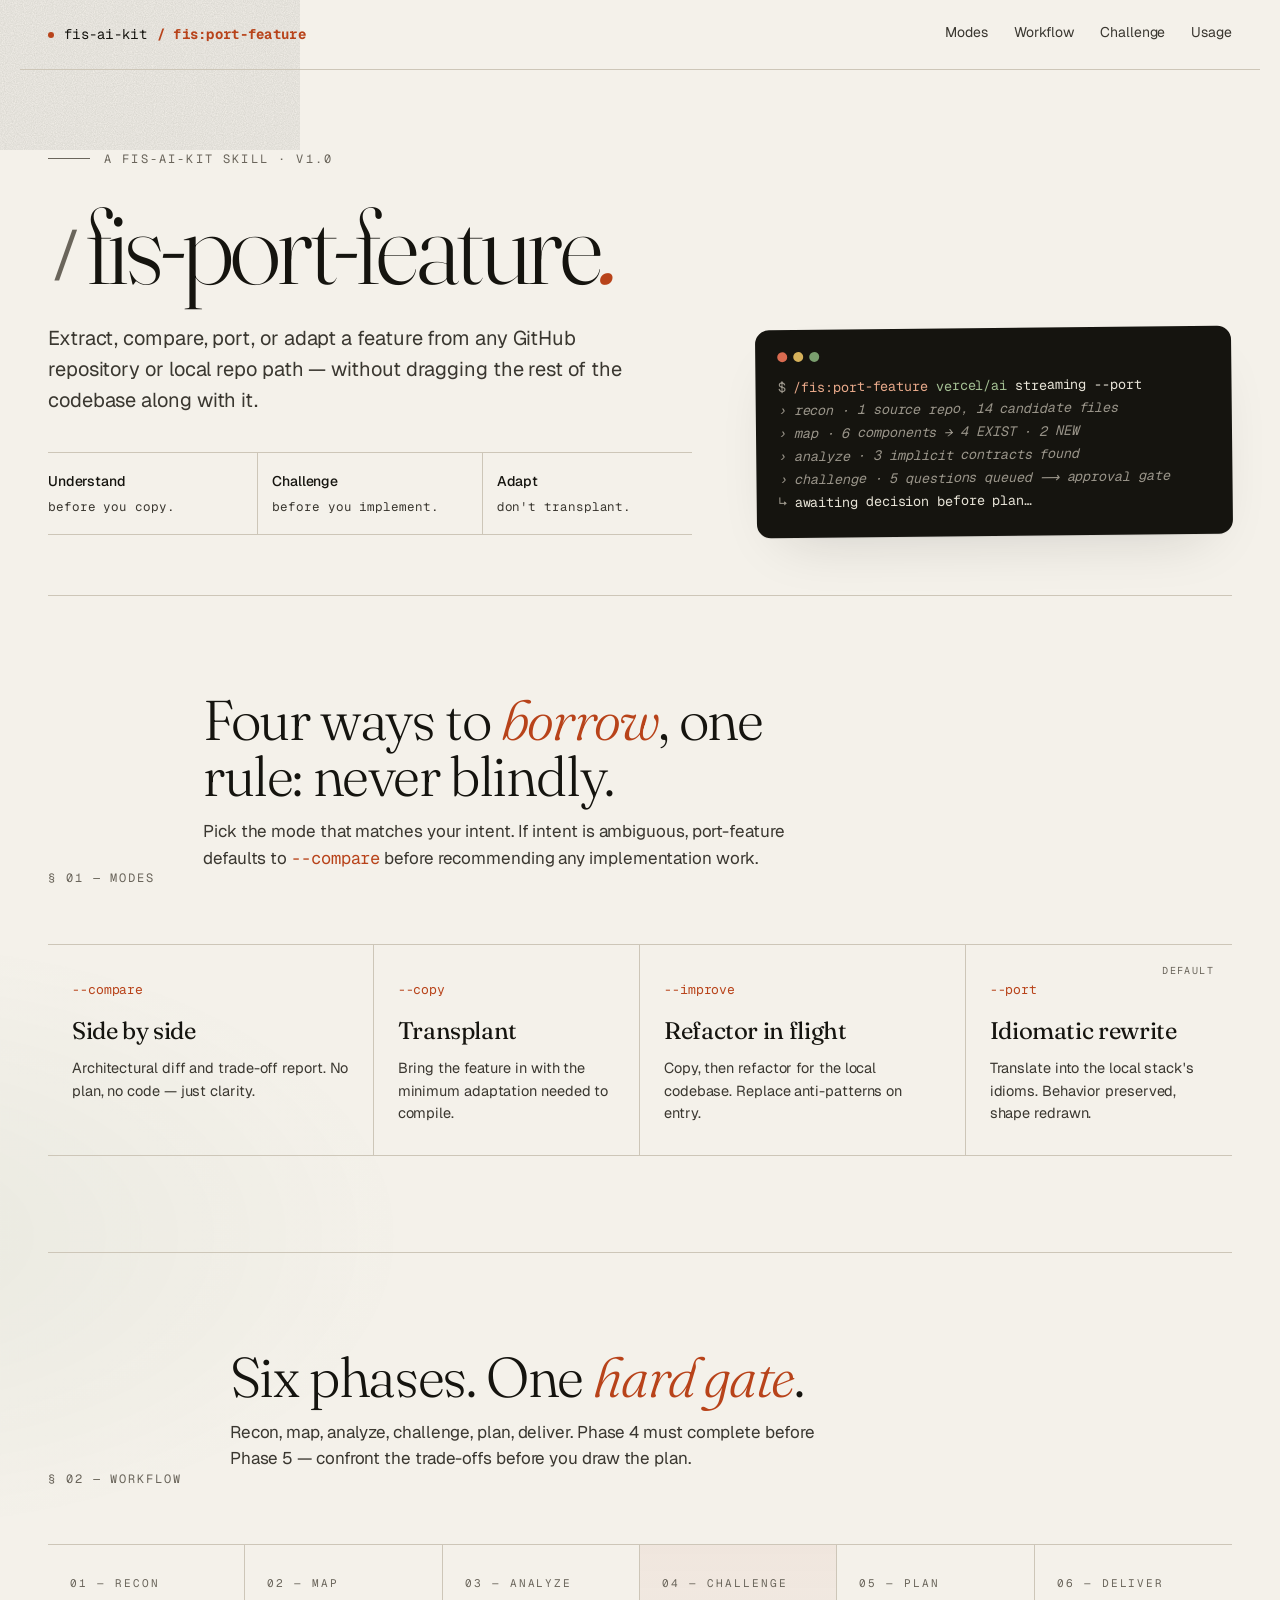
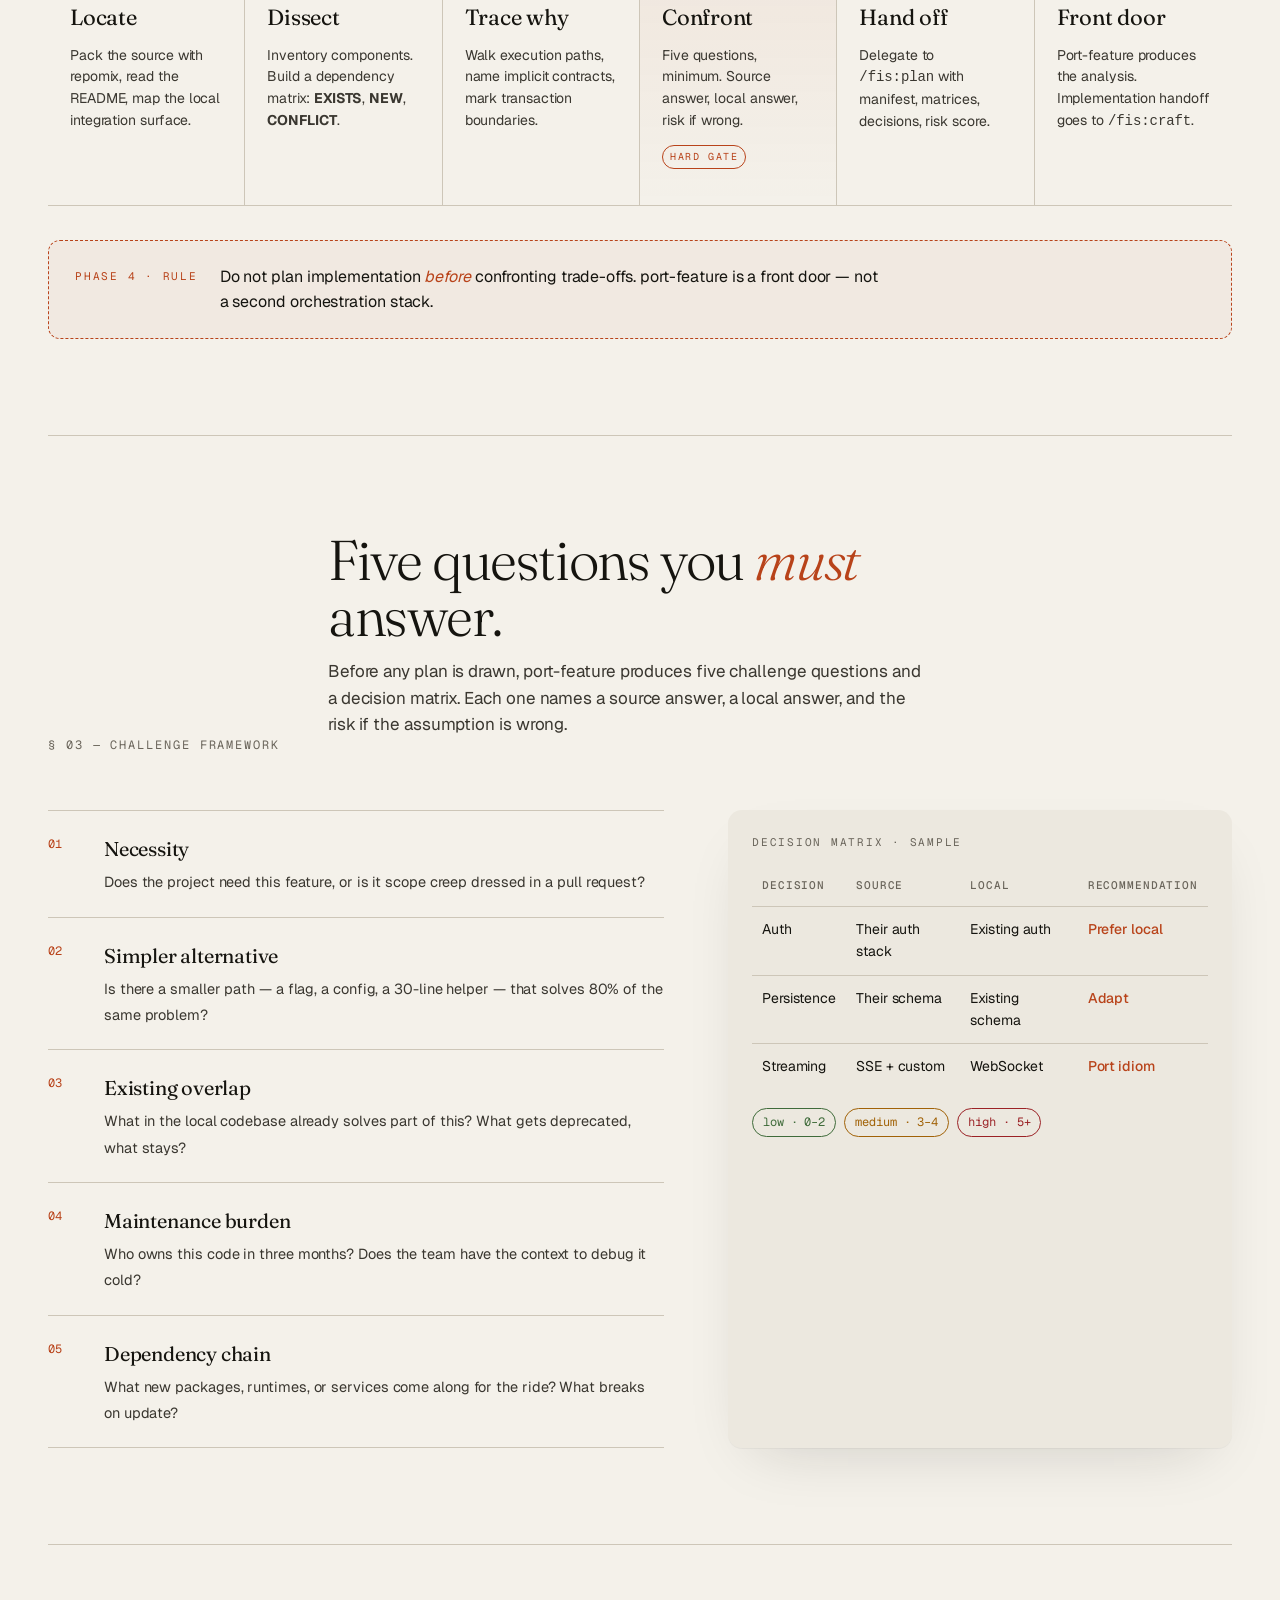
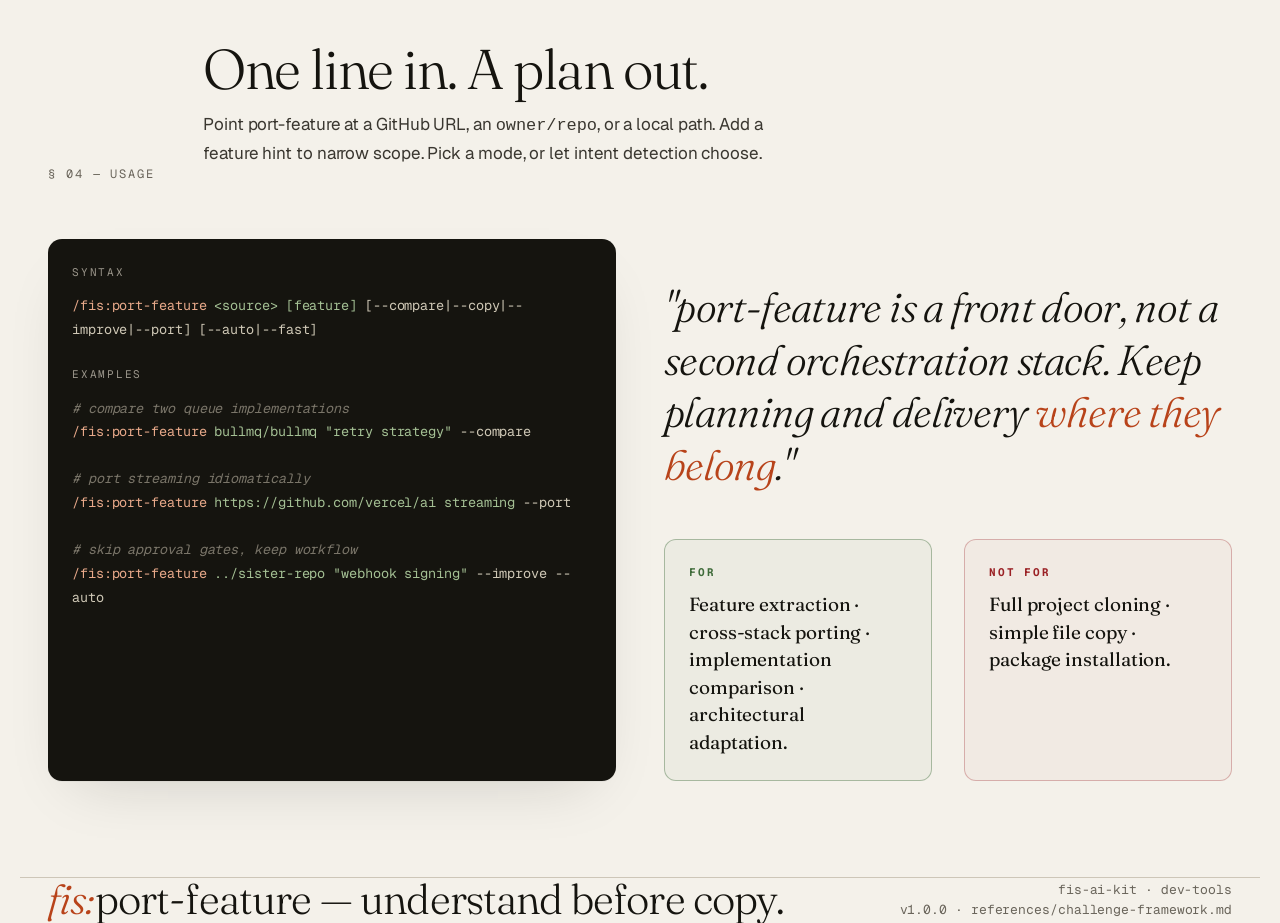
<file: .agent/skills/fis-port-feature/intro.html>
<!doctype html>
<html lang="en">
<head>
<meta charset="utf-8" />
<meta name="viewport" content="width=device-width, initial-scale=1, viewport-fit=cover" />
<title>fis:port-feature — Extract, challenge, port features from any repo</title>
<meta name="description" content="A fis-ai-kit skill that extracts, compares, and ports features from GitHub or local repos — with a hard challenge gate before implementation." />
<link rel="preconnect" href="https://fonts.googleapis.com" />
<link rel="preconnect" href="https://fonts.gstatic.com" crossorigin />
<link href="https://fonts.googleapis.com/css2?family=Fraunces:opsz,wght@9..144,300;9..144,400;9..144,500;9..144,700&family=Geist:wght@300;400;500;600&family=Geist+Mono:wght@400;500&display=swap" rel="stylesheet" />
<style>
  :root{
    --paper:#f4f1ea;
    --paper-2:#ece8df;
    --ink:#15140f;
    --ink-2:#3a3730;
    --ink-3:#6a655b;
    --rule:#cdc6b8;
    --accent:#b8431a;          /* terracotta */
    --accent-soft:#e8a98a;
    --good:#3f6b3a;
    --warn:#a16207;
    --bad:#9b2226;
    --shadow: 0 1px 0 rgba(21,20,15,.04), 0 24px 60px -28px rgba(21,20,15,.18);
    --max:1240px;
  }
  *{box-sizing:border-box}
  html,body{margin:0;padding:0}
  html{-webkit-text-size-adjust:100%}
  body{
    font-family:'Geist', system-ui, sans-serif;
    color:var(--ink);
    background:var(--paper);
    background-image:
      radial-gradient(1200px 600px at 90% -10%, rgba(184,67,26,.08), transparent 60%),
      radial-gradient(900px 500px at -10% 30%, rgba(63,107,58,.06), transparent 60%);
    line-height:1.55;
    font-size:17px;
    letter-spacing:-0.005em;
    -webkit-font-smoothing:antialiased;
  }
  .grain{position:fixed;inset:0;pointer-events:none;opacity:.35;z-index:1;mix-blend-mode:multiply}
  .wrap{max-width:var(--max);margin:0 auto;padding:0 28px;position:relative;z-index:2}

  /* nav */
  nav{
    display:flex;align-items:center;justify-content:space-between;
    padding:22px 28px;max-width:var(--max);margin:0 auto;
    border-bottom:1px solid var(--rule);
    position:relative;z-index:3;
  }
  .brand{display:flex;align-items:baseline;gap:10px;font-family:'Geist Mono',monospace;font-size:14px;letter-spacing:.02em}
  .brand b{color:var(--accent)}
  .brand .dot{width:6px;height:6px;background:var(--accent);border-radius:50%;display:inline-block;transform:translateY(-1px)}
  .nav-links{display:flex;gap:26px;font-size:14px;color:var(--ink-2)}
  .nav-links a{color:inherit;text-decoration:none;border-bottom:1px solid transparent;padding-bottom:2px}
  .nav-links a:hover{border-color:var(--accent)}
  @media (max-width:680px){.nav-links{display:none}}

  /* hero */
  .hero{padding:80px 0 60px;display:grid;grid-template-columns:1.15fr .85fr;gap:64px;align-items:end}
  @media (max-width:900px){.hero{grid-template-columns:1fr;gap:32px;padding:48px 0 32px}}
  .eyebrow{
    font-family:'Geist Mono',monospace;font-size:12px;letter-spacing:.18em;text-transform:uppercase;
    color:var(--ink-3);display:flex;align-items:center;gap:14px;margin-bottom:28px;
  }
  .eyebrow span.bar{display:inline-block;width:42px;height:1px;background:var(--ink-3)}
  h1{
    font-family:'Fraunces',serif;
    font-weight:300;
    font-variation-settings:"opsz" 144;
    font-size: clamp(56px, 8.4vw, 124px);
    line-height:.92;
    letter-spacing:-0.035em;
    margin:0 0 28px;
    color:var(--ink);
  }
  h1 em{font-style:italic;font-weight:400;color:var(--accent)}
  h1 .slash{font-family:'Geist Mono',monospace;font-style:normal;font-size:.55em;color:var(--ink-3);vertical-align:.18em;margin-right:.05em;font-weight:400;letter-spacing:0}
  .lede{font-size:20px;color:var(--ink-2);max-width:48ch;margin:0 0 36px}
  .principles{
    display:flex;flex-wrap:wrap;gap:0;border-top:1px solid var(--rule);border-bottom:1px solid var(--rule);
  }
  .principles div{
    flex:1;min-width:160px;padding:18px 0;
    font-family:'Geist Mono',monospace;font-size:12.5px;color:var(--ink-2);
    border-right:1px solid var(--rule);padding-right:14px;padding-left:14px;
  }
  .principles div:first-child{padding-left:0}
  .principles div:last-child{border-right:none;padding-right:0}
  .principles b{display:block;color:var(--ink);font-weight:500;font-family:'Geist',sans-serif;font-size:14px;margin-bottom:4px;letter-spacing:-.01em}

  .hero-side{position:relative;font-family:'Geist Mono',monospace;font-size:13px;color:var(--ink-2)}
  .terminal{
    background:var(--ink);color:#e8e4d8;border-radius:14px;padding:22px 22px 24px;
    box-shadow:var(--shadow);
    font-size:13.5px;line-height:1.7;
    transform:rotate(-.6deg);
  }
  .terminal .head{display:flex;gap:6px;margin-bottom:14px}
  .terminal .head i{width:10px;height:10px;border-radius:50%;background:#3a3a32;display:inline-block}
  .terminal .head i:nth-child(1){background:#d96b50}
  .terminal .head i:nth-child(2){background:#d6b15a}
  .terminal .head i:nth-child(3){background:#7a9e6e}
  .terminal .ln{display:block}
  .terminal .p{color:#9a958a}
  .terminal .c{color:var(--accent-soft)}
  .terminal .k{color:#e8e4d8}
  .terminal .a{color:#a4c094}
  .terminal .arr{color:#9a958a}
  .terminal .out{color:#9a958a;font-style:italic}

  /* generic section */
  section{padding:96px 0;border-top:1px solid var(--rule);position:relative}
  @media (max-width:680px){section{padding:64px 0}}
  .sec-head{display:grid;grid-template-columns:auto 1fr;gap:48px;align-items:end;margin-bottom:56px}
  @media (max-width:680px){.sec-head{grid-template-columns:1fr;gap:18px;margin-bottom:36px}}
  .sec-num{
    font-family:'Geist Mono',monospace;font-size:12px;letter-spacing:.16em;color:var(--ink-3);
    text-transform:uppercase;
  }
  .sec-title{
    font-family:'Fraunces',serif;font-weight:300;
    font-size:clamp(34px,4.4vw,56px);line-height:1;margin:0;letter-spacing:-.025em;max-width:18ch;
  }
  .sec-title em{font-style:italic;color:var(--accent)}
  .sec-lede{margin-top:14px;color:var(--ink-2);max-width:54ch}

  /* modes */
  .modes{display:grid;grid-template-columns:1.1fr .9fr 1.1fr .9fr;gap:0;border-top:1px solid var(--rule);border-bottom:1px solid var(--rule)}
  @media (max-width:980px){.modes{grid-template-columns:1fr 1fr}}
  @media (max-width:540px){.modes{grid-template-columns:1fr}}
  .mode{padding:30px 24px;border-right:1px solid var(--rule);position:relative}
  .mode:last-child{border-right:none}
  @media (max-width:980px){
    .mode{border-bottom:1px solid var(--rule)}
    .mode:nth-child(2n){border-right:none}
    .mode:nth-last-child(-n+2){border-bottom:none}
  }
  @media (max-width:540px){
    .mode{border-right:none;border-bottom:1px solid var(--rule)}
    .mode:last-child{border-bottom:none}
  }
  .mode .flag{font-family:'Geist Mono',monospace;font-size:13px;color:var(--accent);margin-bottom:12px;display:inline-block}
  .mode h3{font-family:'Fraunces',serif;font-weight:400;font-size:24px;margin:0 0 8px;letter-spacing:-.015em}
  .mode p{margin:0;color:var(--ink-2);font-size:14.5px}
  .mode.default::after{
    content:"default";
    position:absolute;top:18px;right:18px;
    font-family:'Geist Mono',monospace;font-size:10px;letter-spacing:.14em;text-transform:uppercase;
    color:var(--ink-3);
  }

  /* workflow */
  .flow{
    display:grid;grid-template-columns:repeat(6,1fr);gap:0;
    border-top:1px solid var(--rule);
  }
  @media (max-width:980px){.flow{grid-template-columns:repeat(2,1fr)}}
  @media (max-width:540px){.flow{grid-template-columns:1fr}}
  .step{
    padding:30px 22px 36px;border-right:1px solid var(--rule);border-bottom:1px solid var(--rule);
    position:relative;
  }
  .step:last-child{border-right:none}
  @media (max-width:980px){
    .step:nth-child(2n){border-right:none}
  }
  @media (max-width:540px){.step{border-right:none}}
  .step .num{font-family:'Geist Mono',monospace;font-size:11px;color:var(--ink-3);letter-spacing:.18em}
  .step h4{font-family:'Fraunces',serif;font-weight:400;font-size:22px;margin:8px 0 10px;letter-spacing:-.01em}
  .step p{margin:0;color:var(--ink-2);font-size:14px;line-height:1.55}
  .step.gate{background:linear-gradient(180deg, rgba(184,67,26,.06), rgba(184,67,26,0))}
  .gate-tag{
    display:inline-block;font-family:'Geist Mono',monospace;font-size:10px;letter-spacing:.16em;
    color:var(--accent);text-transform:uppercase;border:1px solid var(--accent);
    padding:3px 7px;border-radius:99px;margin-top:14px;
  }
  .gate-line{
    margin-top:34px;padding:24px 26px;border:1px dashed var(--accent);
    border-radius:12px;background:rgba(184,67,26,.04);
    display:grid;grid-template-columns:auto 1fr;gap:22px;align-items:start;
  }
  @media (max-width:680px){.gate-line{grid-template-columns:1fr;gap:10px}}
  .gate-line .tag{
    font-family:'Geist Mono',monospace;font-size:11px;letter-spacing:.16em;color:var(--accent);
    text-transform:uppercase;white-space:nowrap;padding-top:3px;
  }
  .gate-line p{margin:0;color:var(--ink);font-size:16px;max-width:60ch}
  .gate-line em{font-style:italic;color:var(--accent)}

  /* challenge */
  .challenge{display:grid;grid-template-columns:1.1fr .9fr;gap:64px}
  @media (max-width:900px){.challenge{grid-template-columns:1fr;gap:36px}}
  .challenge ol{padding:0;margin:0;list-style:none;counter-reset:ch}
  .challenge li{
    counter-increment:ch;padding:22px 0 22px 56px;border-top:1px solid var(--rule);position:relative;
  }
  .challenge li:last-child{border-bottom:1px solid var(--rule)}
  .challenge li::before{
    content: counter(ch, decimal-leading-zero);
    position:absolute;left:0;top:24px;
    font-family:'Geist Mono',monospace;font-size:12px;color:var(--accent);letter-spacing:.04em;
  }
  .challenge li b{display:block;font-family:'Fraunces',serif;font-weight:400;font-size:20px;letter-spacing:-.01em;margin-bottom:4px;color:var(--ink)}
  .challenge li span{color:var(--ink-2);font-size:14.5px}

  .matrix{
    background:var(--paper-2);border-radius:14px;padding:24px;
    box-shadow:var(--shadow);
  }
  .matrix .ttl{
    font-family:'Geist Mono',monospace;font-size:11px;letter-spacing:.16em;text-transform:uppercase;
    color:var(--ink-3);margin-bottom:14px;
  }
  table{width:100%;border-collapse:collapse;font-size:14px}
  th,td{text-align:left;padding:12px 10px;border-bottom:1px solid var(--rule);vertical-align:top}
  th{font-weight:500;color:var(--ink-3);font-family:'Geist Mono',monospace;font-size:11px;letter-spacing:.08em;text-transform:uppercase}
  td b{color:var(--accent);font-weight:500}
  tr:last-child td{border-bottom:none}

  .risk{display:flex;gap:8px;margin-top:18px;font-family:'Geist Mono',monospace;font-size:12px}
  .risk span{padding:4px 10px;border-radius:99px;border:1px solid var(--rule);color:var(--ink-2)}
  .risk .lo{color:var(--good);border-color:var(--good)}
  .risk .md{color:var(--warn);border-color:var(--warn)}
  .risk .hi{color:var(--bad);border-color:var(--bad)}

  /* usage */
  .usage{display:grid;grid-template-columns:1fr 1fr;gap:48px}
  @media (max-width:900px){.usage{grid-template-columns:1fr;gap:24px}}
  .code{
    background:var(--ink);color:#e8e4d8;border-radius:14px;padding:24px;
    font-family:'Geist Mono',monospace;font-size:13.5px;line-height:1.75;
    box-shadow:var(--shadow);overflow-x:auto;
  }
  .code .lbl{color:#9a958a;font-size:11px;letter-spacing:.16em;text-transform:uppercase;display:block;margin-bottom:12px}
  .code .pmt{color:var(--accent-soft)}
  .code .arg{color:#a4c094}
  .code .opt{color:#cfc8b6}
  .code .cmt{color:#7a7569;font-style:italic}

  .scope{display:grid;grid-template-columns:1fr 1fr;gap:32px;margin-top:48px}
  @media (max-width:680px){.scope{grid-template-columns:1fr}}
  .scope div{padding:24px;border-radius:12px;border:1px solid var(--rule)}
  .scope h5{font-family:'Geist Mono',monospace;font-size:11px;letter-spacing:.16em;text-transform:uppercase;color:var(--ink-3);margin:0 0 10px}
  .scope p{margin:0;font-family:'Fraunces',serif;font-size:19px;line-height:1.45;color:var(--ink)}
  .scope .yes{border-color:rgba(63,107,58,.4);background:rgba(63,107,58,.04)}
  .scope .yes h5{color:var(--good)}
  .scope .no{border-color:rgba(155,34,38,.3);background:rgba(155,34,38,.03)}
  .scope .no h5{color:var(--bad)}

  /* footer */
  footer{
    border-top:1px solid var(--rule);padding:56px 0 80px;color:var(--ink-3);font-size:13px;
    display:grid;grid-template-columns:1fr auto;align-items:end;gap:18px;
  }
  @media (max-width:680px){footer{grid-template-columns:1fr}}
  footer .mark{font-family:'Fraunces',serif;font-size:42px;line-height:1;color:var(--ink);font-weight:300;letter-spacing:-.02em}
  footer .mark em{font-style:italic;color:var(--accent)}
  footer .meta{font-family:'Geist Mono',monospace;text-align:right}
  @media (max-width:680px){footer .meta{text-align:left}}

  /* utility */
  .pull{font-family:'Fraunces',serif;font-style:italic;font-weight:300;font-size:clamp(28px,3.4vw,42px);line-height:1.25;color:var(--ink);max-width:22ch;letter-spacing:-.015em}
  .pull span{color:var(--accent)}
</style>
</head>
<body>

<svg class="grain" xmlns="http://www.w3.org/2000/svg">
  <filter id="n"><feTurbulence type="fractalNoise" baseFrequency="0.9" numOctaves="2" stitchTiles="stitch"/><feColorMatrix values="0 0 0 0 0  0 0 0 0 0  0 0 0 0 0  0 0 0 .35 0"/></filter>
  <rect width="100%" height="100%" filter="url(#n)"/>
</svg>

<nav>
  <div class="brand"><span class="dot"></span> fis-ai-kit <b>/ fis:port-feature</b></div>
  <div class="nav-links">
    <a href="#modes">Modes</a>
    <a href="#workflow">Workflow</a>
    <a href="#challenge">Challenge</a>
    <a href="#usage">Usage</a>
  </div>
</nav>

<main class="wrap">

  <!-- HERO -->
  <header class="hero">
    <div>
      <div class="eyebrow"><span class="bar"></span> A fis-ai-kit skill · v1.0</div>
      <h1><span class="slash">/</span>fis-port-feature<em>.</em></h1>
      <p class="lede">Extract, compare, port, or adapt a feature from any GitHub repository or local repo path — without dragging the rest of the codebase along with it.</p>
      <div class="principles">
        <div><b>Understand</b>before you copy.</div>
        <div><b>Challenge</b>before you implement.</div>
        <div><b>Adapt</b>don't transplant.</div>
      </div>
    </div>
    <aside class="hero-side">
      <div class="terminal" aria-hidden="true">
        <div class="head"><i></i><i></i><i></i></div>
        <span class="ln"><span class="p">$</span> <span class="c">/fis:port-feature</span> <span class="a">vercel/ai</span> <span class="k">streaming</span> <span class="opt">--port</span></span>
        <span class="ln out">› recon · 1 source repo, 14 candidate files</span>
        <span class="ln out">› map · 6 components → 4 EXIST · 2 NEW</span>
        <span class="ln out">› analyze · 3 implicit contracts found</span>
        <span class="ln out">› challenge · 5 questions queued ⟶ approval gate</span>
        <span class="ln"><span class="arr">↳</span> <span class="k">awaiting decision before plan…</span></span>
      </div>
    </aside>
  </header>

  <!-- MODES -->
  <section id="modes">
    <div class="sec-head">
      <div class="sec-num">§ 01 — Modes</div>
      <div>
        <h2 class="sec-title">Four ways to <em>borrow</em>, one rule: never blindly.</h2>
        <p class="sec-lede">Pick the mode that matches your intent. If intent is ambiguous, port-feature defaults to <code style="font-family:'Geist Mono',monospace;color:var(--accent)">--compare</code> before recommending any implementation work.</p>
      </div>
    </div>

    <div class="modes">
      <div class="mode">
        <span class="flag">--compare</span>
        <h3>Side by side</h3>
        <p>Architectural diff and trade-off report. No plan, no code — just clarity.</p>
      </div>
      <div class="mode">
        <span class="flag">--copy</span>
        <h3>Transplant</h3>
        <p>Bring the feature in with the minimum adaptation needed to compile.</p>
      </div>
      <div class="mode">
        <span class="flag">--improve</span>
        <h3>Refactor in flight</h3>
        <p>Copy, then refactor for the local codebase. Replace anti-patterns on entry.</p>
      </div>
      <div class="mode default">
        <span class="flag">--port</span>
        <h3>Idiomatic rewrite</h3>
        <p>Translate into the local stack's idioms. Behavior preserved, shape redrawn.</p>
      </div>
    </div>
  </section>

  <!-- WORKFLOW -->
  <section id="workflow">
    <div class="sec-head">
      <div class="sec-num">§ 02 — Workflow</div>
      <div>
        <h2 class="sec-title">Six phases. One <em>hard gate</em>.</h2>
        <p class="sec-lede">Recon, map, analyze, challenge, plan, deliver. Phase 4 must complete before Phase 5 — confront the trade-offs before you draw the plan.</p>
      </div>
    </div>

    <div class="flow">
      <div class="step">
        <div class="num">01 — RECON</div>
        <h4>Locate</h4>
        <p>Pack the source with repomix, read the README, map the local integration surface.</p>
      </div>
      <div class="step">
        <div class="num">02 — MAP</div>
        <h4>Dissect</h4>
        <p>Inventory components. Build a dependency matrix: <b>EXISTS</b>, <b>NEW</b>, <b>CONFLICT</b>.</p>
      </div>
      <div class="step">
        <div class="num">03 — ANALYZE</div>
        <h4>Trace why</h4>
        <p>Walk execution paths, name implicit contracts, mark transaction boundaries.</p>
      </div>
      <div class="step gate">
        <div class="num">04 — CHALLENGE</div>
        <h4>Confront</h4>
        <p>Five questions, minimum. Source answer, local answer, risk if wrong.</p>
        <span class="gate-tag">Hard gate</span>
      </div>
      <div class="step">
        <div class="num">05 — PLAN</div>
        <h4>Hand off</h4>
        <p>Delegate to <code>/fis:plan</code> with manifest, matrices, decisions, risk score.</p>
      </div>
      <div class="step">
        <div class="num">06 — DELIVER</div>
        <h4>Front door</h4>
        <p>Port-feature produces the analysis. Implementation handoff goes to <code>/fis:craft</code>.</p>
      </div>
    </div>

    <div class="gate-line">
      <span class="tag">Phase 4 · Rule</span>
      <p>Do not plan implementation <em>before</em> confronting trade-offs. port-feature is a front door — not a second orchestration stack.</p>
    </div>
  </section>

  <!-- CHALLENGE -->
  <section id="challenge">
    <div class="sec-head">
      <div class="sec-num">§ 03 — Challenge framework</div>
      <div>
        <h2 class="sec-title">Five questions you <em>must</em> answer.</h2>
        <p class="sec-lede">Before any plan is drawn, port-feature produces five challenge questions and a decision matrix. Each one names a source answer, a local answer, and the risk if the assumption is wrong.</p>
      </div>
    </div>

    <div class="challenge">
      <ol>
        <li><b>Necessity</b><span>Does the project need this feature, or is it scope creep dressed in a pull request?</span></li>
        <li><b>Simpler alternative</b><span>Is there a smaller path — a flag, a config, a 30-line helper — that solves 80% of the same problem?</span></li>
        <li><b>Existing overlap</b><span>What in the local codebase already solves part of this? What gets deprecated, what stays?</span></li>
        <li><b>Maintenance burden</b><span>Who owns this code in three months? Does the team have the context to debug it cold?</span></li>
        <li><b>Dependency chain</b><span>What new packages, runtimes, or services come along for the ride? What breaks on update?</span></li>
      </ol>

      <div class="matrix">
        <div class="ttl">Decision matrix · sample</div>
        <table>
          <thead><tr><th>Decision</th><th>Source</th><th>Local</th><th>Recommendation</th></tr></thead>
          <tbody>
            <tr><td>Auth</td><td>Their auth stack</td><td>Existing auth</td><td><b>Prefer local</b></td></tr>
            <tr><td>Persistence</td><td>Their schema</td><td>Existing schema</td><td><b>Adapt</b></td></tr>
            <tr><td>Streaming</td><td>SSE + custom</td><td>WebSocket</td><td><b>Port idiom</b></td></tr>
          </tbody>
        </table>
        <div class="risk">
          <span class="lo">low · 0–2</span>
          <span class="md">medium · 3–4</span>
          <span class="hi">high · 5+</span>
        </div>
      </div>
    </div>
  </section>

  <!-- USAGE -->
  <section id="usage">
    <div class="sec-head">
      <div class="sec-num">§ 04 — Usage</div>
      <div>
        <h2 class="sec-title">One line in. A plan out.</h2>
        <p class="sec-lede">Point port-feature at a GitHub URL, an <code>owner/repo</code>, or a local path. Add a feature hint to narrow scope. Pick a mode, or let intent detection choose.</p>
      </div>
    </div>

    <div class="usage">
      <div class="code">
        <span class="lbl">Syntax</span>
<span class="pmt">/fis:port-feature</span> <span class="arg">&lt;source&gt;</span> <span class="arg">[feature]</span> <span class="opt">[--compare|--copy|--improve|--port]</span> <span class="opt">[--auto|--fast]</span>
<br><br>
        <span class="lbl">Examples</span>
<span class="cmt"># compare two queue implementations</span><br>
<span class="pmt">/fis:port-feature</span> <span class="arg">bullmq/bullmq</span> <span class="arg">"retry strategy"</span> <span class="opt">--compare</span>
<br><br>
<span class="cmt"># port streaming idiomatically</span><br>
<span class="pmt">/fis:port-feature</span> <span class="arg">https://github.com/vercel/ai</span> <span class="arg">streaming</span> <span class="opt">--port</span>
<br><br>
<span class="cmt"># skip approval gates, keep workflow</span><br>
<span class="pmt">/fis:port-feature</span> <span class="arg">../sister-repo</span> <span class="arg">"webhook signing"</span> <span class="opt">--improve --auto</span>
      </div>

      <div>
        <p class="pull">"port-feature is a front door, not a second orchestration stack. Keep planning and delivery <span>where they belong</span>."</p>
        <div class="scope">
          <div class="yes">
            <h5>For</h5>
            <p>Feature extraction · cross-stack porting · implementation comparison · architectural adaptation.</p>
          </div>
          <div class="no">
            <h5>Not for</h5>
            <p>Full project cloning · simple file copy · package installation.</p>
          </div>
        </div>
      </div>
    </div>
  </section>

</main>

<footer class="wrap">
  <div class="mark"><em>fis:</em>port-feature — understand before copy.</div>
  <div class="meta">
    fis-ai-kit · dev-tools<br>
    v1.0.0 · references/challenge-framework.md
  </div>
</footer>

</body>
</html>
</file>
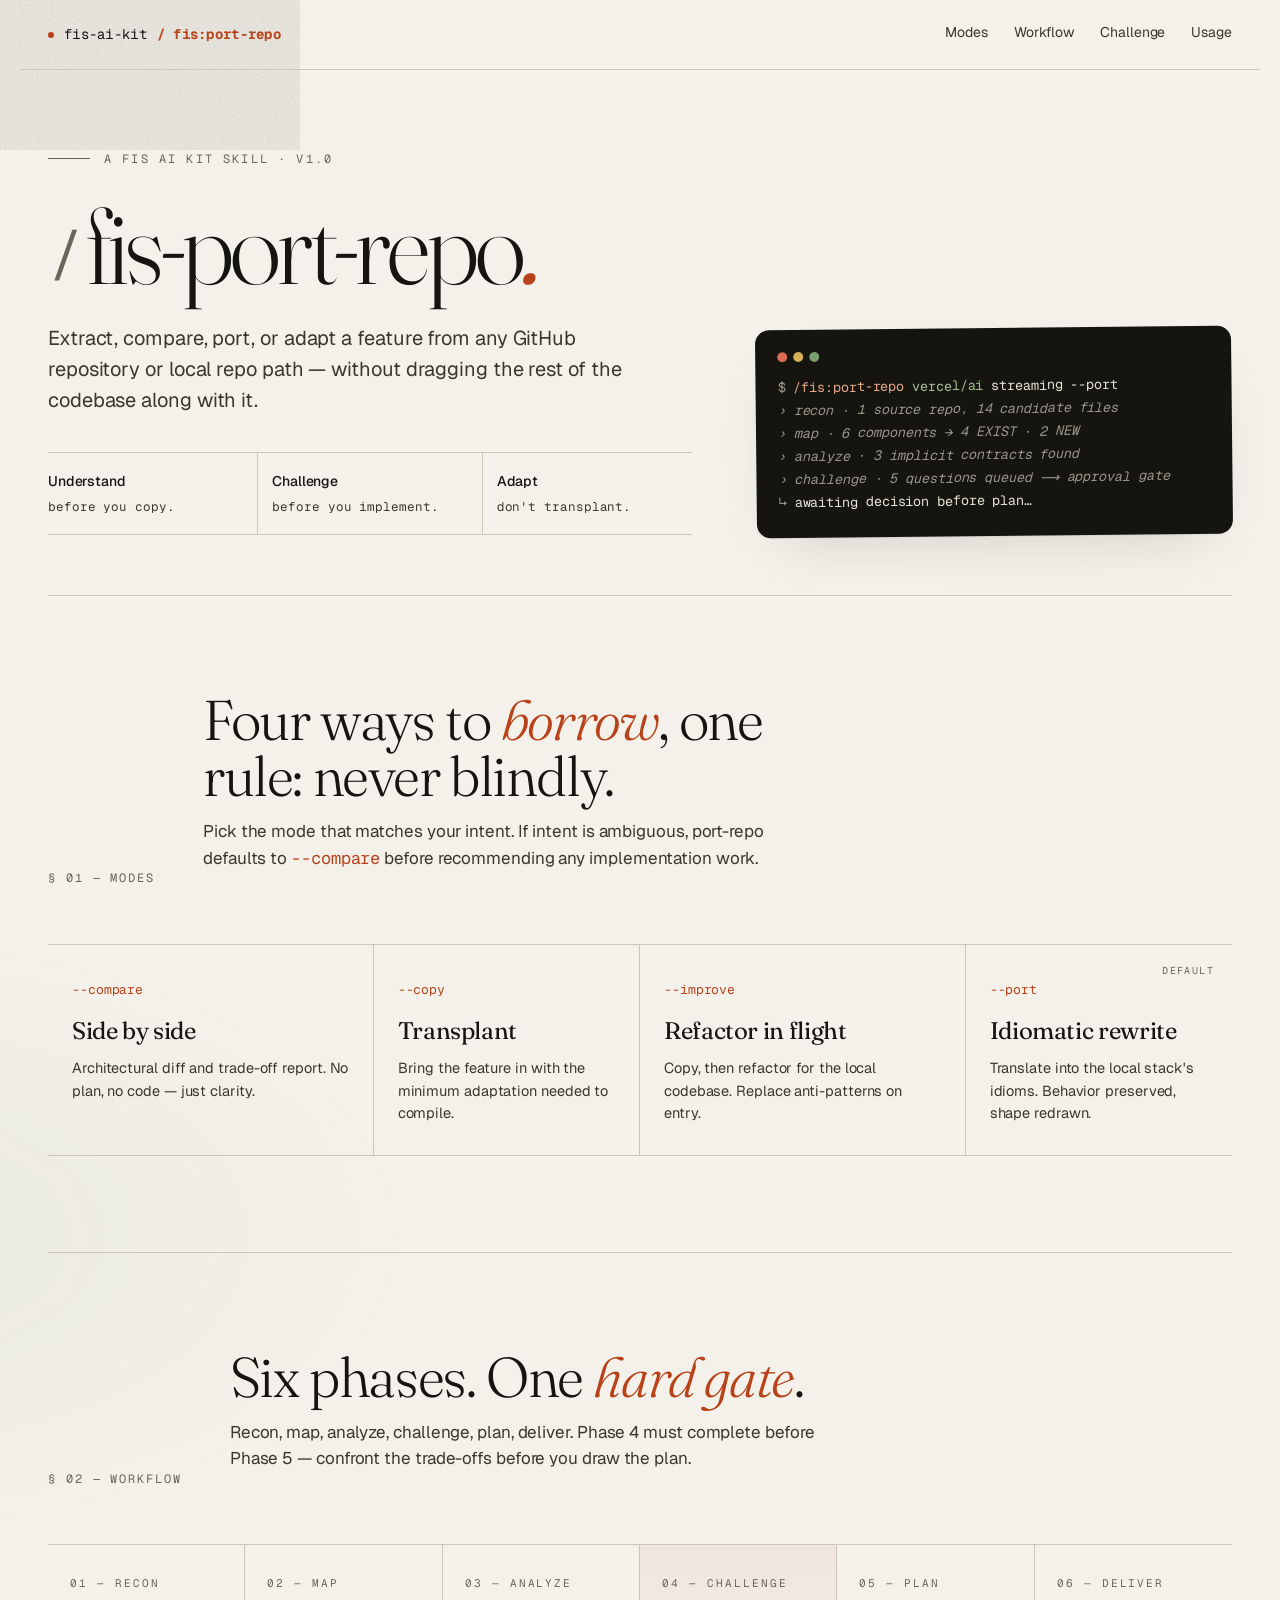
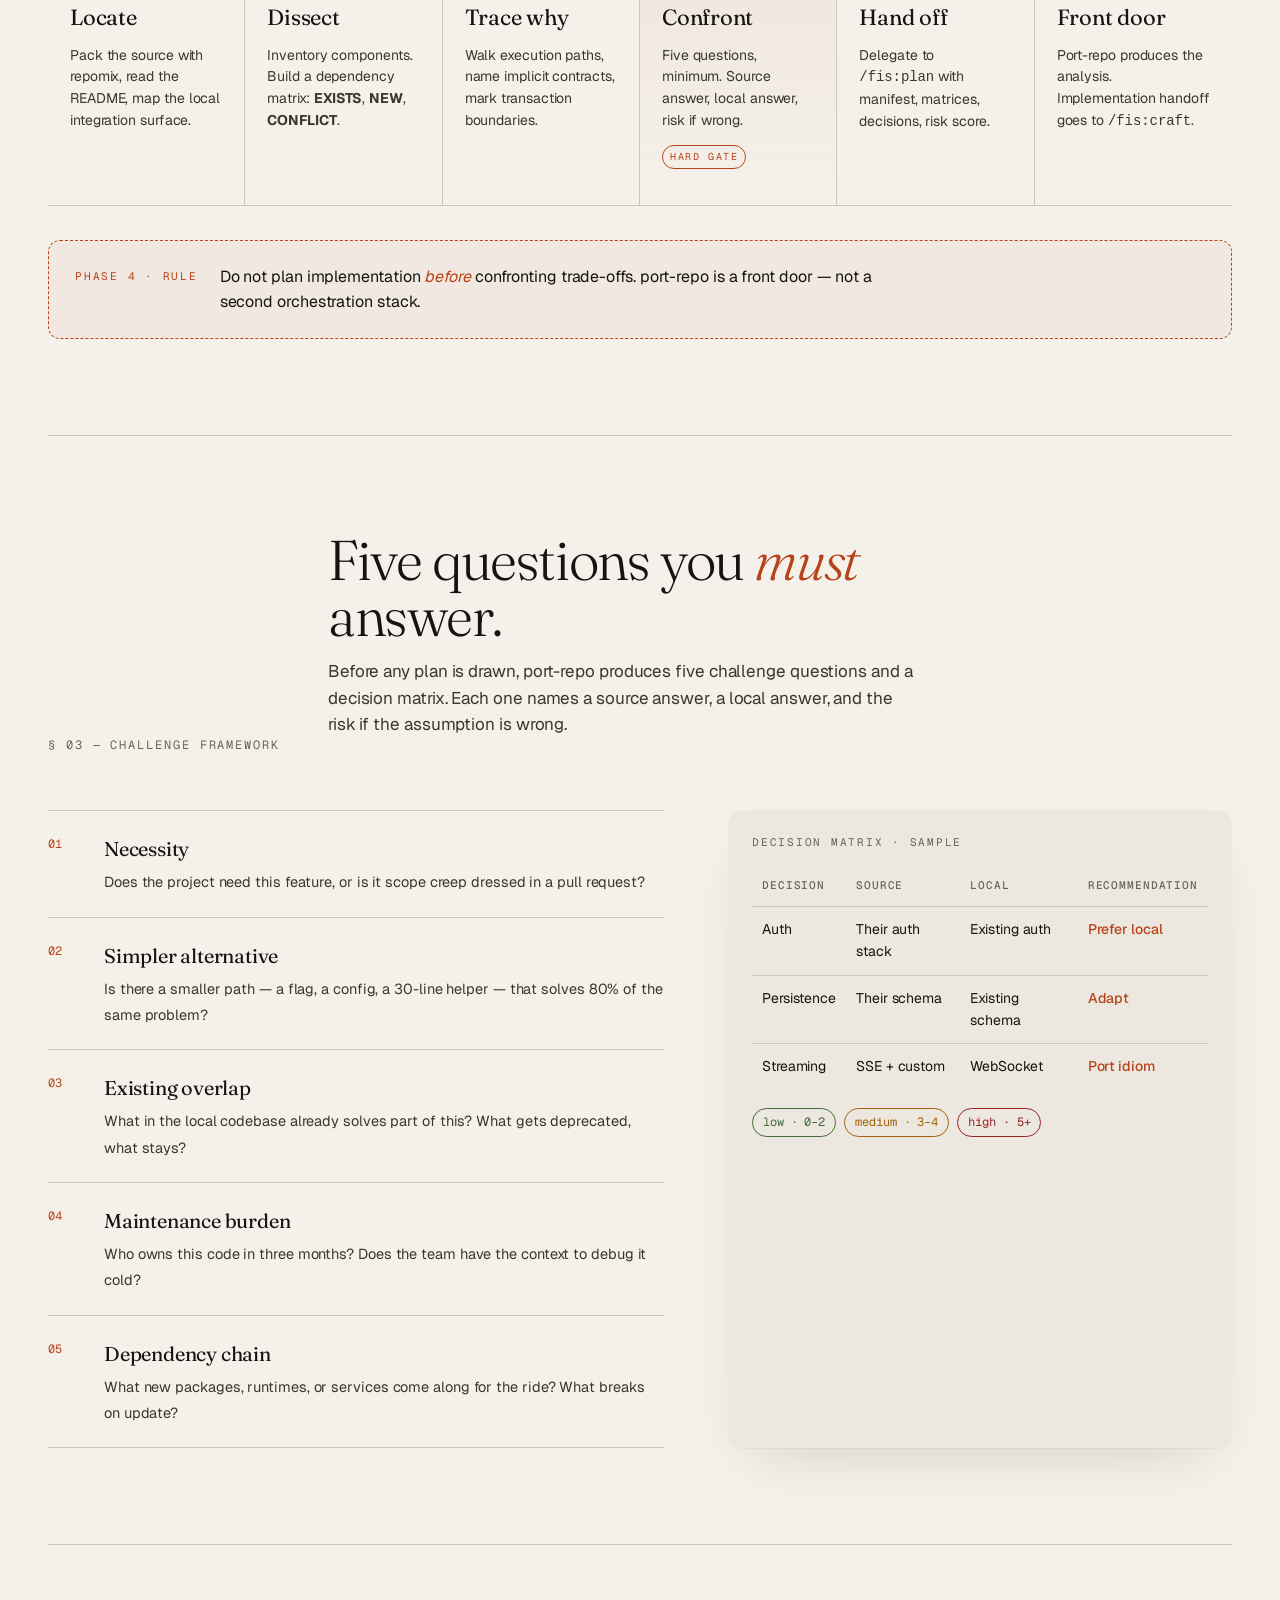
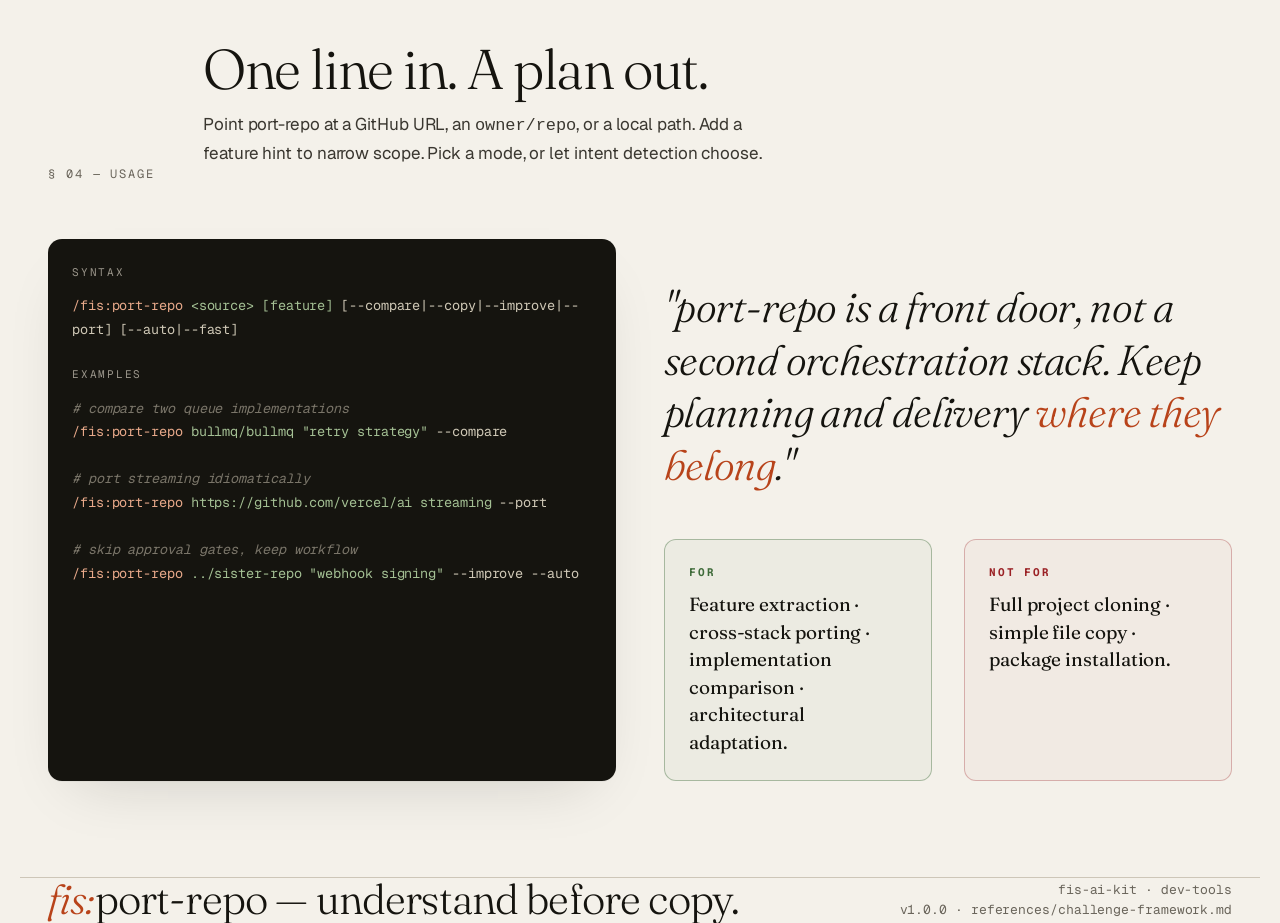
<file: .agent/skills/fis-port-repo/intro.html>
<!doctype html>
<html lang="en">
<head>
<meta charset="utf-8" />
<meta name="viewport" content="width=device-width, initial-scale=1, viewport-fit=cover" />
<title>fis:port-repo — Extract, challenge, port features from any repo</title>
<meta name="description" content="A FIS AI Kit skill that extracts, compares, and ports features from GitHub or local repos — with a hard challenge gate before implementation." />
<link rel="preconnect" href="https://fonts.googleapis.com" />
<link rel="preconnect" href="https://fonts.gstatic.com" crossorigin />
<link href="https://fonts.googleapis.com/css2?family=Fraunces:opsz,wght@9..144,300;9..144,400;9..144,500;9..144,700&family=Geist:wght@300;400;500;600&family=Geist+Mono:wght@400;500&display=swap" rel="stylesheet" />
<style>
  :root{
    --paper:#f4f1ea;
    --paper-2:#ece8df;
    --ink:#15140f;
    --ink-2:#3a3730;
    --ink-3:#6a655b;
    --rule:#cdc6b8;
    --accent:#b8431a;          /* terracotta */
    --accent-soft:#e8a98a;
    --good:#3f6b3a;
    --warn:#a16207;
    --bad:#9b2226;
    --shadow: 0 1px 0 rgba(21,20,15,.04), 0 24px 60px -28px rgba(21,20,15,.18);
    --max:1240px;
  }
  *{box-sizing:border-box}
  html,body{margin:0;padding:0}
  html{-webkit-text-size-adjust:100%}
  body{
    font-family:'Geist', system-ui, sans-serif;
    color:var(--ink);
    background:var(--paper);
    background-image:
      radial-gradient(1200px 600px at 90% -10%, rgba(184,67,26,.08), transparent 60%),
      radial-gradient(900px 500px at -10% 30%, rgba(63,107,58,.06), transparent 60%);
    line-height:1.55;
    font-size:17px;
    letter-spacing:-0.005em;
    -webkit-font-smoothing:antialiased;
  }
  .grain{position:fixed;inset:0;pointer-events:none;opacity:.35;z-index:1;mix-blend-mode:multiply}
  .wrap{max-width:var(--max);margin:0 auto;padding:0 28px;position:relative;z-index:2}

  /* nav */
  nav{
    display:flex;align-items:center;justify-content:space-between;
    padding:22px 28px;max-width:var(--max);margin:0 auto;
    border-bottom:1px solid var(--rule);
    position:relative;z-index:3;
  }
  .brand{display:flex;align-items:baseline;gap:10px;font-family:'Geist Mono',monospace;font-size:14px;letter-spacing:.02em}
  .brand b{color:var(--accent)}
  .brand .dot{width:6px;height:6px;background:var(--accent);border-radius:50%;display:inline-block;transform:translateY(-1px)}
  .nav-links{display:flex;gap:26px;font-size:14px;color:var(--ink-2)}
  .nav-links a{color:inherit;text-decoration:none;border-bottom:1px solid transparent;padding-bottom:2px}
  .nav-links a:hover{border-color:var(--accent)}
  @media (max-width:680px){.nav-links{display:none}}

  /* hero */
  .hero{padding:80px 0 60px;display:grid;grid-template-columns:1.15fr .85fr;gap:64px;align-items:end}
  @media (max-width:900px){.hero{grid-template-columns:1fr;gap:32px;padding:48px 0 32px}}
  .eyebrow{
    font-family:'Geist Mono',monospace;font-size:12px;letter-spacing:.18em;text-transform:uppercase;
    color:var(--ink-3);display:flex;align-items:center;gap:14px;margin-bottom:28px;
  }
  .eyebrow span.bar{display:inline-block;width:42px;height:1px;background:var(--ink-3)}
  h1{
    font-family:'Fraunces',serif;
    font-weight:300;
    font-variation-settings:"opsz" 144;
    font-size: clamp(56px, 8.4vw, 124px);
    line-height:.92;
    letter-spacing:-0.035em;
    margin:0 0 28px;
    color:var(--ink);
  }
  h1 em{font-style:italic;font-weight:400;color:var(--accent)}
  h1 .slash{font-family:'Geist Mono',monospace;font-style:normal;font-size:.55em;color:var(--ink-3);vertical-align:.18em;margin-right:.05em;font-weight:400;letter-spacing:0}
  .lede{font-size:20px;color:var(--ink-2);max-width:48ch;margin:0 0 36px}
  .principles{
    display:flex;flex-wrap:wrap;gap:0;border-top:1px solid var(--rule);border-bottom:1px solid var(--rule);
  }
  .principles div{
    flex:1;min-width:160px;padding:18px 0;
    font-family:'Geist Mono',monospace;font-size:12.5px;color:var(--ink-2);
    border-right:1px solid var(--rule);padding-right:14px;padding-left:14px;
  }
  .principles div:first-child{padding-left:0}
  .principles div:last-child{border-right:none;padding-right:0}
  .principles b{display:block;color:var(--ink);font-weight:500;font-family:'Geist',sans-serif;font-size:14px;margin-bottom:4px;letter-spacing:-.01em}

  .hero-side{position:relative;font-family:'Geist Mono',monospace;font-size:13px;color:var(--ink-2)}
  .terminal{
    background:var(--ink);color:#e8e4d8;border-radius:14px;padding:22px 22px 24px;
    box-shadow:var(--shadow);
    font-size:13.5px;line-height:1.7;
    transform:rotate(-.6deg);
  }
  .terminal .head{display:flex;gap:6px;margin-bottom:14px}
  .terminal .head i{width:10px;height:10px;border-radius:50%;background:#3a3a32;display:inline-block}
  .terminal .head i:nth-child(1){background:#d96b50}
  .terminal .head i:nth-child(2){background:#d6b15a}
  .terminal .head i:nth-child(3){background:#7a9e6e}
  .terminal .ln{display:block}
  .terminal .p{color:#9a958a}
  .terminal .c{color:var(--accent-soft)}
  .terminal .k{color:#e8e4d8}
  .terminal .a{color:#a4c094}
  .terminal .arr{color:#9a958a}
  .terminal .out{color:#9a958a;font-style:italic}

  /* generic section */
  section{padding:96px 0;border-top:1px solid var(--rule);position:relative}
  @media (max-width:680px){section{padding:64px 0}}
  .sec-head{display:grid;grid-template-columns:auto 1fr;gap:48px;align-items:end;margin-bottom:56px}
  @media (max-width:680px){.sec-head{grid-template-columns:1fr;gap:18px;margin-bottom:36px}}
  .sec-num{
    font-family:'Geist Mono',monospace;font-size:12px;letter-spacing:.16em;color:var(--ink-3);
    text-transform:uppercase;
  }
  .sec-title{
    font-family:'Fraunces',serif;font-weight:300;
    font-size:clamp(34px,4.4vw,56px);line-height:1;margin:0;letter-spacing:-.025em;max-width:18ch;
  }
  .sec-title em{font-style:italic;color:var(--accent)}
  .sec-lede{margin-top:14px;color:var(--ink-2);max-width:54ch}

  /* modes */
  .modes{display:grid;grid-template-columns:1.1fr .9fr 1.1fr .9fr;gap:0;border-top:1px solid var(--rule);border-bottom:1px solid var(--rule)}
  @media (max-width:980px){.modes{grid-template-columns:1fr 1fr}}
  @media (max-width:540px){.modes{grid-template-columns:1fr}}
  .mode{padding:30px 24px;border-right:1px solid var(--rule);position:relative}
  .mode:last-child{border-right:none}
  @media (max-width:980px){
    .mode{border-bottom:1px solid var(--rule)}
    .mode:nth-child(2n){border-right:none}
    .mode:nth-last-child(-n+2){border-bottom:none}
  }
  @media (max-width:540px){
    .mode{border-right:none;border-bottom:1px solid var(--rule)}
    .mode:last-child{border-bottom:none}
  }
  .mode .flag{font-family:'Geist Mono',monospace;font-size:13px;color:var(--accent);margin-bottom:12px;display:inline-block}
  .mode h3{font-family:'Fraunces',serif;font-weight:400;font-size:24px;margin:0 0 8px;letter-spacing:-.015em}
  .mode p{margin:0;color:var(--ink-2);font-size:14.5px}
  .mode.default::after{
    content:"default";
    position:absolute;top:18px;right:18px;
    font-family:'Geist Mono',monospace;font-size:10px;letter-spacing:.14em;text-transform:uppercase;
    color:var(--ink-3);
  }

  /* workflow */
  .flow{
    display:grid;grid-template-columns:repeat(6,1fr);gap:0;
    border-top:1px solid var(--rule);
  }
  @media (max-width:980px){.flow{grid-template-columns:repeat(2,1fr)}}
  @media (max-width:540px){.flow{grid-template-columns:1fr}}
  .step{
    padding:30px 22px 36px;border-right:1px solid var(--rule);border-bottom:1px solid var(--rule);
    position:relative;
  }
  .step:last-child{border-right:none}
  @media (max-width:980px){
    .step:nth-child(2n){border-right:none}
  }
  @media (max-width:540px){.step{border-right:none}}
  .step .num{font-family:'Geist Mono',monospace;font-size:11px;color:var(--ink-3);letter-spacing:.18em}
  .step h4{font-family:'Fraunces',serif;font-weight:400;font-size:22px;margin:8px 0 10px;letter-spacing:-.01em}
  .step p{margin:0;color:var(--ink-2);font-size:14px;line-height:1.55}
  .step.gate{background:linear-gradient(180deg, rgba(184,67,26,.06), rgba(184,67,26,0))}
  .gate-tag{
    display:inline-block;font-family:'Geist Mono',monospace;font-size:10px;letter-spacing:.16em;
    color:var(--accent);text-transform:uppercase;border:1px solid var(--accent);
    padding:3px 7px;border-radius:99px;margin-top:14px;
  }
  .gate-line{
    margin-top:34px;padding:24px 26px;border:1px dashed var(--accent);
    border-radius:12px;background:rgba(184,67,26,.04);
    display:grid;grid-template-columns:auto 1fr;gap:22px;align-items:start;
  }
  @media (max-width:680px){.gate-line{grid-template-columns:1fr;gap:10px}}
  .gate-line .tag{
    font-family:'Geist Mono',monospace;font-size:11px;letter-spacing:.16em;color:var(--accent);
    text-transform:uppercase;white-space:nowrap;padding-top:3px;
  }
  .gate-line p{margin:0;color:var(--ink);font-size:16px;max-width:60ch}
  .gate-line em{font-style:italic;color:var(--accent)}

  /* challenge */
  .challenge{display:grid;grid-template-columns:1.1fr .9fr;gap:64px}
  @media (max-width:900px){.challenge{grid-template-columns:1fr;gap:36px}}
  .challenge ol{padding:0;margin:0;list-style:none;counter-reset:ch}
  .challenge li{
    counter-increment:ch;padding:22px 0 22px 56px;border-top:1px solid var(--rule);position:relative;
  }
  .challenge li:last-child{border-bottom:1px solid var(--rule)}
  .challenge li::before{
    content: counter(ch, decimal-leading-zero);
    position:absolute;left:0;top:24px;
    font-family:'Geist Mono',monospace;font-size:12px;color:var(--accent);letter-spacing:.04em;
  }
  .challenge li b{display:block;font-family:'Fraunces',serif;font-weight:400;font-size:20px;letter-spacing:-.01em;margin-bottom:4px;color:var(--ink)}
  .challenge li span{color:var(--ink-2);font-size:14.5px}

  .matrix{
    background:var(--paper-2);border-radius:14px;padding:24px;
    box-shadow:var(--shadow);
  }
  .matrix .ttl{
    font-family:'Geist Mono',monospace;font-size:11px;letter-spacing:.16em;text-transform:uppercase;
    color:var(--ink-3);margin-bottom:14px;
  }
  table{width:100%;border-collapse:collapse;font-size:14px}
  th,td{text-align:left;padding:12px 10px;border-bottom:1px solid var(--rule);vertical-align:top}
  th{font-weight:500;color:var(--ink-3);font-family:'Geist Mono',monospace;font-size:11px;letter-spacing:.08em;text-transform:uppercase}
  td b{color:var(--accent);font-weight:500}
  tr:last-child td{border-bottom:none}

  .risk{display:flex;gap:8px;margin-top:18px;font-family:'Geist Mono',monospace;font-size:12px}
  .risk span{padding:4px 10px;border-radius:99px;border:1px solid var(--rule);color:var(--ink-2)}
  .risk .lo{color:var(--good);border-color:var(--good)}
  .risk .md{color:var(--warn);border-color:var(--warn)}
  .risk .hi{color:var(--bad);border-color:var(--bad)}

  /* usage */
  .usage{display:grid;grid-template-columns:1fr 1fr;gap:48px}
  @media (max-width:900px){.usage{grid-template-columns:1fr;gap:24px}}
  .code{
    background:var(--ink);color:#e8e4d8;border-radius:14px;padding:24px;
    font-family:'Geist Mono',monospace;font-size:13.5px;line-height:1.75;
    box-shadow:var(--shadow);overflow-x:auto;
  }
  .code .lbl{color:#9a958a;font-size:11px;letter-spacing:.16em;text-transform:uppercase;display:block;margin-bottom:12px}
  .code .pmt{color:var(--accent-soft)}
  .code .arg{color:#a4c094}
  .code .opt{color:#cfc8b6}
  .code .cmt{color:#7a7569;font-style:italic}

  .scope{display:grid;grid-template-columns:1fr 1fr;gap:32px;margin-top:48px}
  @media (max-width:680px){.scope{grid-template-columns:1fr}}
  .scope div{padding:24px;border-radius:12px;border:1px solid var(--rule)}
  .scope h5{font-family:'Geist Mono',monospace;font-size:11px;letter-spacing:.16em;text-transform:uppercase;color:var(--ink-3);margin:0 0 10px}
  .scope p{margin:0;font-family:'Fraunces',serif;font-size:19px;line-height:1.45;color:var(--ink)}
  .scope .yes{border-color:rgba(63,107,58,.4);background:rgba(63,107,58,.04)}
  .scope .yes h5{color:var(--good)}
  .scope .no{border-color:rgba(155,34,38,.3);background:rgba(155,34,38,.03)}
  .scope .no h5{color:var(--bad)}

  /* footer */
  footer{
    border-top:1px solid var(--rule);padding:56px 0 80px;color:var(--ink-3);font-size:13px;
    display:grid;grid-template-columns:1fr auto;align-items:end;gap:18px;
  }
  @media (max-width:680px){footer{grid-template-columns:1fr}}
  footer .mark{font-family:'Fraunces',serif;font-size:42px;line-height:1;color:var(--ink);font-weight:300;letter-spacing:-.02em}
  footer .mark em{font-style:italic;color:var(--accent)}
  footer .meta{font-family:'Geist Mono',monospace;text-align:right}
  @media (max-width:680px){footer .meta{text-align:left}}

  /* utility */
  .pull{font-family:'Fraunces',serif;font-style:italic;font-weight:300;font-size:clamp(28px,3.4vw,42px);line-height:1.25;color:var(--ink);max-width:22ch;letter-spacing:-.015em}
  .pull span{color:var(--accent)}
</style>
</head>
<body>

<svg class="grain" xmlns="http://www.w3.org/2000/svg">
  <filter id="n"><feTurbulence type="fractalNoise" baseFrequency="0.9" numOctaves="2" stitchTiles="stitch"/><feColorMatrix values="0 0 0 0 0  0 0 0 0 0  0 0 0 0 0  0 0 0 .35 0"/></filter>
  <rect width="100%" height="100%" filter="url(#n)"/>
</svg>

<nav>
  <div class="brand"><span class="dot"></span> fis-ai-kit <b>/ fis:port-repo</b></div>
  <div class="nav-links">
    <a href="#modes">Modes</a>
    <a href="#workflow">Workflow</a>
    <a href="#challenge">Challenge</a>
    <a href="#usage">Usage</a>
  </div>
</nav>

<main class="wrap">

  <!-- HERO -->
  <header class="hero">
    <div>
      <div class="eyebrow"><span class="bar"></span> A FIS AI Kit skill · v1.0</div>
      <h1><span class="slash">/</span>fis-port-repo<em>.</em></h1>
      <p class="lede">Extract, compare, port, or adapt a feature from any GitHub repository or local repo path — without dragging the rest of the codebase along with it.</p>
      <div class="principles">
        <div><b>Understand</b>before you copy.</div>
        <div><b>Challenge</b>before you implement.</div>
        <div><b>Adapt</b>don't transplant.</div>
      </div>
    </div>
    <aside class="hero-side">
      <div class="terminal" aria-hidden="true">
        <div class="head"><i></i><i></i><i></i></div>
        <span class="ln"><span class="p">$</span> <span class="c">/fis:port-repo</span> <span class="a">vercel/ai</span> <span class="k">streaming</span> <span class="opt">--port</span></span>
        <span class="ln out">› recon · 1 source repo, 14 candidate files</span>
        <span class="ln out">› map · 6 components → 4 EXIST · 2 NEW</span>
        <span class="ln out">› analyze · 3 implicit contracts found</span>
        <span class="ln out">› challenge · 5 questions queued ⟶ approval gate</span>
        <span class="ln"><span class="arr">↳</span> <span class="k">awaiting decision before plan…</span></span>
      </div>
    </aside>
  </header>

  <!-- MODES -->
  <section id="modes">
    <div class="sec-head">
      <div class="sec-num">§ 01 — Modes</div>
      <div>
        <h2 class="sec-title">Four ways to <em>borrow</em>, one rule: never blindly.</h2>
        <p class="sec-lede">Pick the mode that matches your intent. If intent is ambiguous, port-repo defaults to <code style="font-family:'Geist Mono',monospace;color:var(--accent)">--compare</code> before recommending any implementation work.</p>
      </div>
    </div>

    <div class="modes">
      <div class="mode">
        <span class="flag">--compare</span>
        <h3>Side by side</h3>
        <p>Architectural diff and trade-off report. No plan, no code — just clarity.</p>
      </div>
      <div class="mode">
        <span class="flag">--copy</span>
        <h3>Transplant</h3>
        <p>Bring the feature in with the minimum adaptation needed to compile.</p>
      </div>
      <div class="mode">
        <span class="flag">--improve</span>
        <h3>Refactor in flight</h3>
        <p>Copy, then refactor for the local codebase. Replace anti-patterns on entry.</p>
      </div>
      <div class="mode default">
        <span class="flag">--port</span>
        <h3>Idiomatic rewrite</h3>
        <p>Translate into the local stack's idioms. Behavior preserved, shape redrawn.</p>
      </div>
    </div>
  </section>

  <!-- WORKFLOW -->
  <section id="workflow">
    <div class="sec-head">
      <div class="sec-num">§ 02 — Workflow</div>
      <div>
        <h2 class="sec-title">Six phases. One <em>hard gate</em>.</h2>
        <p class="sec-lede">Recon, map, analyze, challenge, plan, deliver. Phase 4 must complete before Phase 5 — confront the trade-offs before you draw the plan.</p>
      </div>
    </div>

    <div class="flow">
      <div class="step">
        <div class="num">01 — RECON</div>
        <h4>Locate</h4>
        <p>Pack the source with repomix, read the README, map the local integration surface.</p>
      </div>
      <div class="step">
        <div class="num">02 — MAP</div>
        <h4>Dissect</h4>
        <p>Inventory components. Build a dependency matrix: <b>EXISTS</b>, <b>NEW</b>, <b>CONFLICT</b>.</p>
      </div>
      <div class="step">
        <div class="num">03 — ANALYZE</div>
        <h4>Trace why</h4>
        <p>Walk execution paths, name implicit contracts, mark transaction boundaries.</p>
      </div>
      <div class="step gate">
        <div class="num">04 — CHALLENGE</div>
        <h4>Confront</h4>
        <p>Five questions, minimum. Source answer, local answer, risk if wrong.</p>
        <span class="gate-tag">Hard gate</span>
      </div>
      <div class="step">
        <div class="num">05 — PLAN</div>
        <h4>Hand off</h4>
        <p>Delegate to <code>/fis:plan</code> with manifest, matrices, decisions, risk score.</p>
      </div>
      <div class="step">
        <div class="num">06 — DELIVER</div>
        <h4>Front door</h4>
        <p>Port-repo produces the analysis. Implementation handoff goes to <code>/fis:craft</code>.</p>
      </div>
    </div>

    <div class="gate-line">
      <span class="tag">Phase 4 · Rule</span>
      <p>Do not plan implementation <em>before</em> confronting trade-offs. port-repo is a front door — not a second orchestration stack.</p>
    </div>
  </section>

  <!-- CHALLENGE -->
  <section id="challenge">
    <div class="sec-head">
      <div class="sec-num">§ 03 — Challenge framework</div>
      <div>
        <h2 class="sec-title">Five questions you <em>must</em> answer.</h2>
        <p class="sec-lede">Before any plan is drawn, port-repo produces five challenge questions and a decision matrix. Each one names a source answer, a local answer, and the risk if the assumption is wrong.</p>
      </div>
    </div>

    <div class="challenge">
      <ol>
        <li><b>Necessity</b><span>Does the project need this feature, or is it scope creep dressed in a pull request?</span></li>
        <li><b>Simpler alternative</b><span>Is there a smaller path — a flag, a config, a 30-line helper — that solves 80% of the same problem?</span></li>
        <li><b>Existing overlap</b><span>What in the local codebase already solves part of this? What gets deprecated, what stays?</span></li>
        <li><b>Maintenance burden</b><span>Who owns this code in three months? Does the team have the context to debug it cold?</span></li>
        <li><b>Dependency chain</b><span>What new packages, runtimes, or services come along for the ride? What breaks on update?</span></li>
      </ol>

      <div class="matrix">
        <div class="ttl">Decision matrix · sample</div>
        <table>
          <thead><tr><th>Decision</th><th>Source</th><th>Local</th><th>Recommendation</th></tr></thead>
          <tbody>
            <tr><td>Auth</td><td>Their auth stack</td><td>Existing auth</td><td><b>Prefer local</b></td></tr>
            <tr><td>Persistence</td><td>Their schema</td><td>Existing schema</td><td><b>Adapt</b></td></tr>
            <tr><td>Streaming</td><td>SSE + custom</td><td>WebSocket</td><td><b>Port idiom</b></td></tr>
          </tbody>
        </table>
        <div class="risk">
          <span class="lo">low · 0–2</span>
          <span class="md">medium · 3–4</span>
          <span class="hi">high · 5+</span>
        </div>
      </div>
    </div>
  </section>

  <!-- USAGE -->
  <section id="usage">
    <div class="sec-head">
      <div class="sec-num">§ 04 — Usage</div>
      <div>
        <h2 class="sec-title">One line in. A plan out.</h2>
        <p class="sec-lede">Point port-repo at a GitHub URL, an <code>owner/repo</code>, or a local path. Add a feature hint to narrow scope. Pick a mode, or let intent detection choose.</p>
      </div>
    </div>

    <div class="usage">
      <div class="code">
        <span class="lbl">Syntax</span>
<span class="pmt">/fis:port-repo</span> <span class="arg">&lt;source&gt;</span> <span class="arg">[feature]</span> <span class="opt">[--compare|--copy|--improve|--port]</span> <span class="opt">[--auto|--fast]</span>
<br><br>
        <span class="lbl">Examples</span>
<span class="cmt"># compare two queue implementations</span><br>
<span class="pmt">/fis:port-repo</span> <span class="arg">bullmq/bullmq</span> <span class="arg">"retry strategy"</span> <span class="opt">--compare</span>
<br><br>
<span class="cmt"># port streaming idiomatically</span><br>
<span class="pmt">/fis:port-repo</span> <span class="arg">https://github.com/vercel/ai</span> <span class="arg">streaming</span> <span class="opt">--port</span>
<br><br>
<span class="cmt"># skip approval gates, keep workflow</span><br>
<span class="pmt">/fis:port-repo</span> <span class="arg">../sister-repo</span> <span class="arg">"webhook signing"</span> <span class="opt">--improve --auto</span>
      </div>

      <div>
        <p class="pull">"port-repo is a front door, not a second orchestration stack. Keep planning and delivery <span>where they belong</span>."</p>
        <div class="scope">
          <div class="yes">
            <h5>For</h5>
            <p>Feature extraction · cross-stack porting · implementation comparison · architectural adaptation.</p>
          </div>
          <div class="no">
            <h5>Not for</h5>
            <p>Full project cloning · simple file copy · package installation.</p>
          </div>
        </div>
      </div>
    </div>
  </section>

</main>

<footer class="wrap">
  <div class="mark"><em>fis:</em>port-repo — understand before copy.</div>
  <div class="meta">
    fis-ai-kit · dev-tools<br>
    v1.0.0 · references/challenge-framework.md
  </div>
</footer>

</body>
</html>
</file>
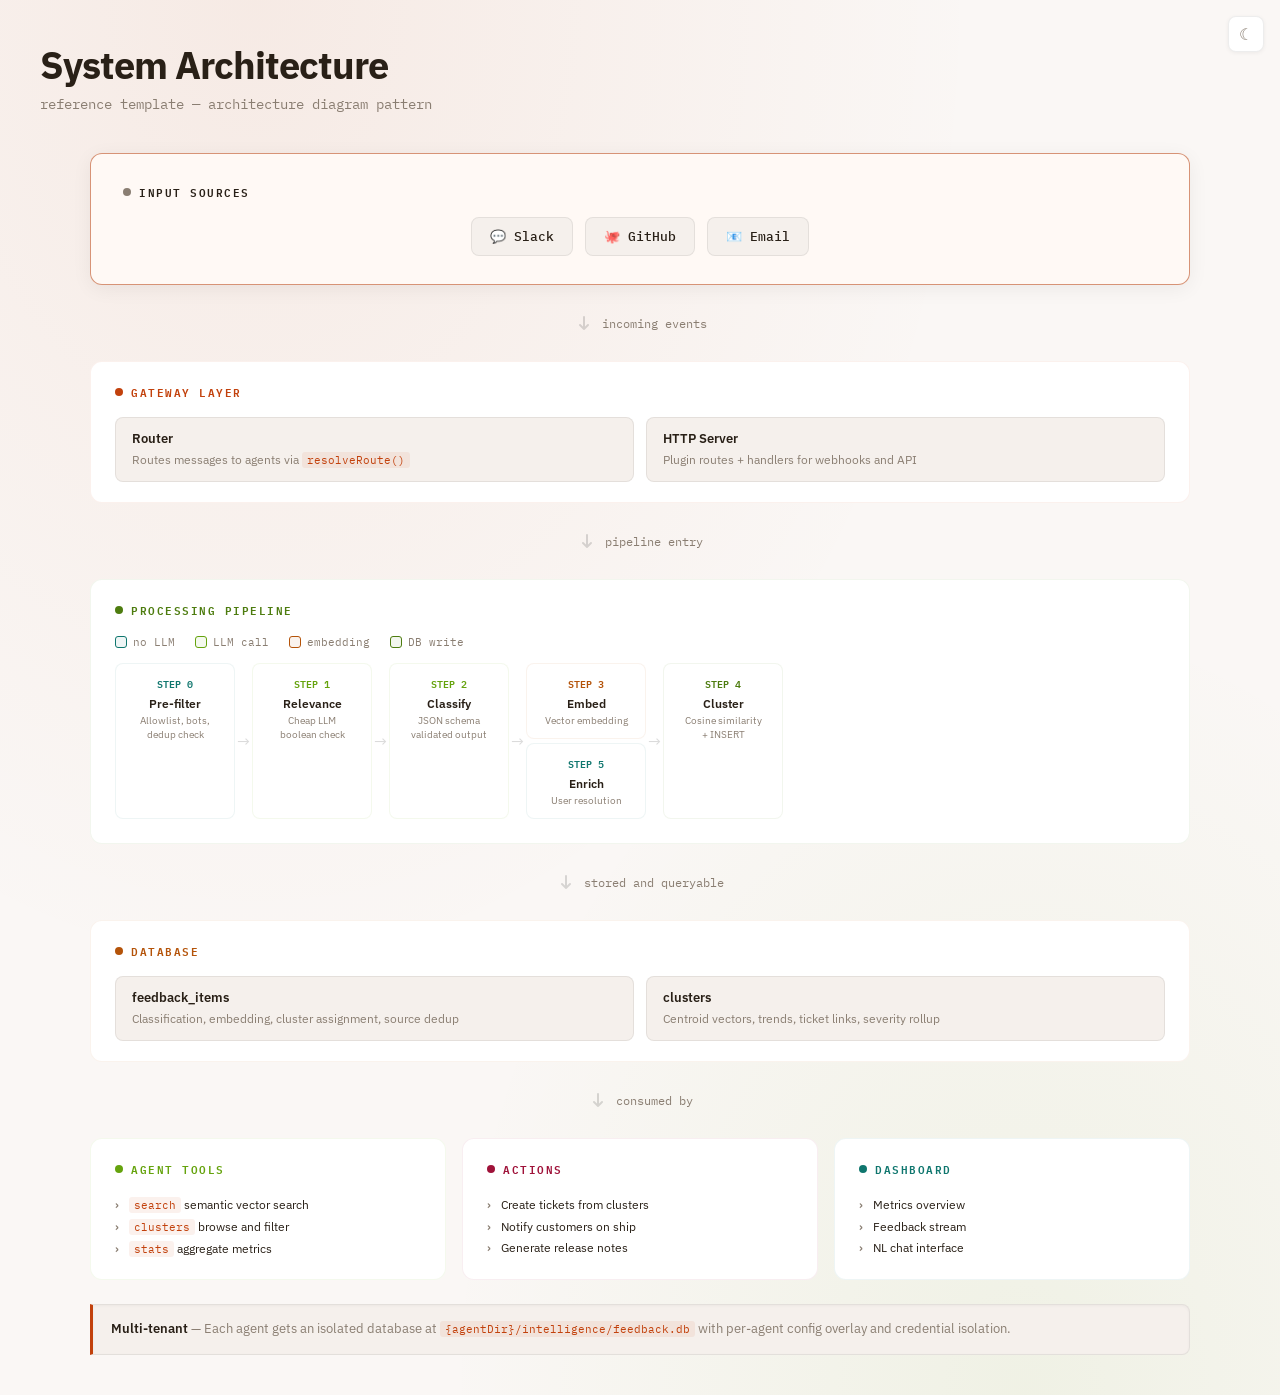
<file: .agent/skills/fis-preview/templates/architecture.html>
<!DOCTYPE html>
<html lang="en">
<head>
<meta charset="UTF-8">
<meta name="viewport" content="width=device-width, initial-scale=1.0">
<title>Architecture Diagram — Reference Template</title>
<!--
  Reference template for the fis:preview skill: CSS Grid architecture layout.
  Warm terracotta/sage palette — distinctly different from the teal (mermaid)
  and rose (data-table) templates so agents absorb variety, not a single palette.
  Key patterns demonstrated:
  - Warm non-default palette (terracotta + sage, NOT indigo/violet)
  - Depth tiers: hero (input sources), default (mid sections), recessed (callout)
  - Asymmetric background atmosphere (off-center gradient mesh)
  - Large heading (38px) for typographic contrast
  - Section cards with colored accent borders and dot labels
  - Vertical flow arrows between sections (inline SVG)
  - Horizontal pipeline with step boxes and arrow separators
  - Parallel branch within a pipeline
  - Color-coded legend, three-column output row
  - Staggered fade-in via --i CSS variable (works with interleaved elements)
  - Reduced motion respect, responsive single-column fallback
-->
<link rel="preconnect" href="https://fonts.googleapis.com">
<link rel="preconnect" href="https://fonts.gstatic.com" crossorigin>
<link href="https://fonts.googleapis.com/css2?family=IBM+Plex+Mono:wght@400;500;600&family=IBM+Plex+Sans:wght@400;500;600;700&display=swap" rel="stylesheet">
<style>
  /* ============ THEME ============ */
  :root {
    --font-body: 'IBM Plex Sans', system-ui, sans-serif;
    --font-mono: 'IBM Plex Mono', 'SF Mono', Consolas, monospace;

    /* Light theme — warm terracotta + sage palette */
    --bg: #faf7f5;
    --surface: #ffffff;
    --surface2: #f5f0ec;
    --surface-elevated: #fff9f5;
    --border: rgba(0, 0, 0, 0.07);
    --border-bright: rgba(0, 0, 0, 0.14);
    --text: #292017;
    --text-dim: #8a7e72;
    --accent: #c2410c;
    --accent-dim: rgba(194, 65, 12, 0.07);
    --green: #4d7c0f;
    --green-dim: rgba(77, 124, 15, 0.07);
    --orange: #b45309;
    --orange-dim: rgba(180, 83, 9, 0.07);
    --sage: #65a30d;
    --sage-dim: rgba(101, 163, 13, 0.07);
    --teal: #0f766e;
    --teal-dim: rgba(15, 118, 110, 0.07);
    --plum: #9f1239;
    --plum-dim: rgba(159, 18, 57, 0.07);
  }

  @media (prefers-color-scheme: dark) {
    :root:not([data-theme="light"]) {
      --bg: #1a1412;
      --surface: #231d1a;
      --surface2: #2e2622;
      --surface-elevated: #352d28;
      --border: rgba(255, 255, 255, 0.06);
      --border-bright: rgba(255, 255, 255, 0.12);
      --text: #ede5dd;
      --text-dim: #a69889;
      --accent: #fb923c;
      --accent-dim: rgba(251, 146, 60, 0.12);
      --green: #a3e635;
      --green-dim: rgba(163, 230, 53, 0.1);
      --orange: #fbbf24;
      --orange-dim: rgba(251, 191, 36, 0.1);
      --sage: #bef264;
      --sage-dim: rgba(190, 242, 100, 0.1);
      --teal: #5eead4;
      --teal-dim: rgba(94, 234, 212, 0.1);
      --plum: #fda4af;
      --plum-dim: rgba(253, 164, 175, 0.1);
    }
  }

  /* ── Dark (manual toggle override) ── */
  [data-theme="dark"] {
    --bg: #1a1412;
    --surface: #231d1a;
    --surface2: #2e2622;
    --surface-elevated: #352d28;
    --border: rgba(255, 255, 255, 0.06);
    --border-bright: rgba(255, 255, 255, 0.12);
    --text: #ede5dd;
    --text-dim: #a69889;
    --accent: #fb923c;
    --accent-dim: rgba(251, 146, 60, 0.12);
    --green: #a3e635;
    --green-dim: rgba(163, 230, 53, 0.1);
    --orange: #fbbf24;
    --orange-dim: rgba(251, 191, 36, 0.1);
    --sage: #bef264;
    --sage-dim: rgba(190, 242, 100, 0.1);
    --teal: #5eead4;
    --teal-dim: rgba(94, 234, 212, 0.1);
    --plum: #fda4af;
    --plum-dim: rgba(253, 164, 175, 0.1);
  }

  /* ============ THEME TOGGLE ============ */
  .theme-toggle {
    position: fixed; top: 16px; right: 16px; z-index: 300;
    width: 36px; height: 36px; border-radius: 8px;
    border: 1px solid var(--border); background: var(--surface);
    color: var(--text-dim); cursor: pointer;
    display: flex; align-items: center; justify-content: center;
    font-size: 16px; transition: background 0.15s, color 0.15s;
    box-shadow: 0 1px 4px rgba(0, 0, 0, 0.06);
  }
  .theme-toggle:hover { background: var(--surface2); color: var(--text); }

  /* ============ RESET + BASE ============ */
  * { margin: 0; padding: 0; box-sizing: border-box; }

  body {
    background: var(--bg);
    background-image:
      radial-gradient(ellipse at 20% 0%, var(--accent-dim) 0%, transparent 50%),
      radial-gradient(ellipse at 80% 100%, var(--sage-dim) 0%, transparent 40%);
    color: var(--text);
    font-family: var(--font-body);
    padding: 40px;
    min-height: 100vh;
  }

  /* ============ ANIMATION ============ */
  @keyframes fadeUp {
    from { opacity: 0; transform: translateY(12px); }
    to { opacity: 1; transform: translateY(0); }
  }

  .section, .flow-arrow {
    animation: fadeUp 0.4s ease-out both;
    animation-delay: calc(var(--i, 0) * 0.06s);
  }

  @media (prefers-reduced-motion: reduce) {
    *, *::before, *::after {
      animation-duration: 0.01ms !important;
      animation-delay: 0ms !important;
      transition-duration: 0.01ms !important;
    }
  }

  /* ============ TYPOGRAPHY ============ */
  h1 {
    font-size: 38px;
    font-weight: 700;
    letter-spacing: -1px;
    margin-bottom: 6px;
    text-wrap: balance;
  }

  .subtitle {
    color: var(--text-dim);
    font-size: 14px;
    margin-bottom: 40px;
    font-family: var(--font-mono);
  }

  /* ============ LAYOUT ============ */
  .diagram {
    display: grid;
    grid-template-columns: 1fr;
    gap: 24px;
    max-width: 1100px;
    margin: 0 auto;
  }

  /* ============ SECTION CARD ============ */
  .section {
    background: var(--surface);
    border: 1px solid var(--border);
    border-radius: 12px;
    padding: 20px 24px;
  }

  .section--hero {
    background: var(--surface-elevated);
    border-color: color-mix(in srgb, var(--border) 50%, var(--accent) 50%);
    box-shadow: 0 4px 20px rgba(0, 0, 0, 0.06);
    padding: 28px 32px;
  }

  .section--recessed {
    background: var(--surface2);
    box-shadow: inset 0 1px 3px rgba(0, 0, 0, 0.04);
  }

  .section-label {
    font-family: var(--font-mono);
    font-size: 11px;
    font-weight: 600;
    text-transform: uppercase;
    letter-spacing: 1.5px;
    margin-bottom: 16px;
    display: flex;
    align-items: center;
    gap: 8px;
  }

  .section-label .dot {
    width: 8px;
    height: 8px;
    border-radius: 50%;
    display: inline-block;
  }

  /* Color variants */
  .section--accent { border-color: var(--accent-dim); }
  .section--accent .section-label { color: var(--accent); }
  .section--accent .section-label .dot { background: var(--accent); }

  .section--green { border-color: var(--green-dim); }
  .section--green .section-label { color: var(--green); }
  .section--green .section-label .dot { background: var(--green); }

  .section--orange { border-color: var(--orange-dim); }
  .section--orange .section-label { color: var(--orange); }
  .section--orange .section-label .dot { background: var(--orange); }

  .section--sage { border-color: var(--sage-dim); }
  .section--sage .section-label { color: var(--sage); }
  .section--sage .section-label .dot { background: var(--sage); }

  .section--teal { border-color: var(--teal-dim); }
  .section--teal .section-label { color: var(--teal); }
  .section--teal .section-label .dot { background: var(--teal); }

  .section--plum { border-color: var(--plum-dim); }
  .section--plum .section-label { color: var(--plum); }
  .section--plum .section-label .dot { background: var(--plum); }

  /* ============ INNER GRID ============ */
  .inner-grid {
    display: grid;
    grid-template-columns: 1fr 1fr;
    gap: 12px;
  }

  .inner-card {
    background: var(--surface2);
    border: 1px solid var(--border);
    border-radius: 8px;
    padding: 12px 16px;
  }

  .inner-card .title {
    font-weight: 600;
    font-size: 13px;
    margin-bottom: 4px;
  }

  .inner-card .desc {
    color: var(--text-dim);
    font-size: 12px;
    line-height: 1.5;
  }

  .inner-card code {
    font-family: var(--font-mono);
    font-size: 11px;
    background: var(--accent-dim);
    color: var(--accent);
    padding: 1px 5px;
    border-radius: 3px;
  }

  /* ============ FLOW ARROW ============ */
  .flow-arrow {
    display: flex;
    justify-content: center;
    align-items: center;
    gap: 8px;
    color: var(--text-dim);
    font-family: var(--font-mono);
    font-size: 12px;
    padding: 4px 0;
  }

  .flow-arrow svg {
    width: 20px;
    height: 20px;
    fill: none;
    stroke: var(--border-bright);
    stroke-width: 2;
    stroke-linecap: round;
    stroke-linejoin: round;
  }

  /* ============ PIPELINE ============ */
  .pipeline {
    display: flex;
    gap: 0;
    align-items: stretch;
    overflow-x: auto;
    padding-bottom: 4px;
  }

  .pipeline-step {
    background: var(--surface);
    border: 1px solid var(--border);
    border-radius: 8px;
    padding: 10px 12px;
    min-width: 120px;
    flex-shrink: 0;
    text-align: center;
  }

  .pipeline-step .step-num {
    font-family: var(--font-mono);
    font-size: 10px;
    font-weight: 600;
    margin-bottom: 4px;
  }

  .pipeline-step .step-name {
    font-size: 12px;
    font-weight: 600;
    margin-bottom: 3px;
  }

  .pipeline-step .step-detail {
    font-size: 10px;
    color: var(--text-dim);
    line-height: 1.4;
  }

  /* Step color variants */
  .pipeline-step--teal { border-color: var(--teal-dim); }
  .pipeline-step--teal .step-num { color: var(--teal); }

  .pipeline-step--sage { border-color: var(--sage-dim); }
  .pipeline-step--sage .step-num { color: var(--sage); }

  .pipeline-step--orange { border-color: var(--orange-dim); }
  .pipeline-step--orange .step-num { color: var(--orange); }

  .pipeline-step--green { border-color: var(--green-dim); }
  .pipeline-step--green .step-num { color: var(--green); }

  .pipeline-arrow {
    display: flex;
    align-items: center;
    padding: 0 2px;
    color: var(--border-bright);
    font-size: 16px;
    flex-shrink: 0;
  }

  .pipeline-parallel {
    display: flex;
    flex-direction: column;
    gap: 4px;
  }

  /* ============ THREE COLUMN ROW ============ */
  .three-col {
    display: grid;
    grid-template-columns: 1fr 1fr 1fr;
    gap: 16px;
  }

  /* ============ LIST ============ */
  .node-list {
    list-style: none;
    font-size: 12px;
    line-height: 1.8;
  }

  .node-list li {
    padding-left: 14px;
    position: relative;
  }

  .node-list li::before {
    content: '›';
    color: var(--text-dim);
    font-weight: 600;
    position: absolute;
    left: 0;
  }

  .node-list code {
    font-family: var(--font-mono);
    font-size: 11px;
    background: var(--accent-dim);
    color: var(--accent);
    padding: 1px 5px;
    border-radius: 3px;
  }

  /* ============ CALLOUT ============ */
  .callout {
    background: var(--surface2);
    border: 1px solid var(--border);
    border-left: 3px solid var(--accent);
    border-radius: 0 8px 8px 0;
    padding: 14px 18px;
    font-size: 13px;
    line-height: 1.6;
    color: var(--text-dim);
  }

  .callout strong { color: var(--text); font-weight: 600; }

  .callout code {
    font-family: var(--font-mono);
    font-size: 11px;
    background: var(--accent-dim);
    color: var(--accent);
    padding: 1px 5px;
    border-radius: 3px;
  }

  /* ============ LEGEND ============ */
  .legend {
    display: flex;
    gap: 20px;
    flex-wrap: wrap;
  }

  .legend-item {
    display: flex;
    align-items: center;
    gap: 6px;
    font-size: 11px;
    color: var(--text-dim);
    font-family: var(--font-mono);
  }

  .legend-swatch {
    width: 12px;
    height: 12px;
    border-radius: 3px;
  }

  /* ============ SOURCE PILLS ============ */
  .sources {
    display: flex;
    gap: 12px;
    flex-wrap: wrap;
    justify-content: center;
  }

  .source {
    background: var(--surface2);
    border: 1px solid var(--border);
    border-radius: 8px;
    padding: 10px 18px;
    font-family: var(--font-mono);
    font-size: 13px;
    font-weight: 500;
    display: flex;
    align-items: center;
    gap: 8px;
    transition: border-color 0.2s;
  }

  .source:hover { border-color: var(--border-bright); }

  /* ============ RESPONSIVE ============ */
  @media (max-width: 768px) {
    body { padding: 20px; }
    .inner-grid { grid-template-columns: 1fr; }
    .three-col { grid-template-columns: 1fr; }
    .pipeline { flex-wrap: wrap; gap: 6px; }
    .pipeline-arrow { display: none; }
  }
</style>
</head>
<body>
<button class="theme-toggle" id="themeToggle" title="Toggle theme" aria-label="Toggle light/dark theme"></button>
<script>
(function() {
  var t = document.getElementById('themeToggle');
  var s = localStorage.getItem('theme');
  var i = s || (matchMedia('(prefers-color-scheme: dark)').matches ? 'dark' : 'light');
  if (s) document.documentElement.setAttribute('data-theme', i);
  t.textContent = i === 'dark' ? '\u2600' : '\u263E';
  t.addEventListener('click', function() {
    var c = document.documentElement.getAttribute('data-theme')
      || (matchMedia('(prefers-color-scheme: dark)').matches ? 'dark' : 'light');
    var n = c === 'light' ? 'dark' : 'light';
    document.documentElement.setAttribute('data-theme', n);
    localStorage.setItem('theme', n);
    t.textContent = n === 'dark' ? '\u2600' : '\u263E';
  });
})();
</script>

<h1>System Architecture</h1>
<p class="subtitle">reference template &mdash; architecture diagram pattern</p>

<div class="diagram">

  <!-- Source pills row — hero depth for the entry point -->
  <div class="section section--hero" style="--i:0">
    <div class="section-label"><span class="dot" style="background:var(--text-dim)"></span> Input Sources</div>
    <div class="sources">
      <div class="source"><span>💬</span> Slack</div>
      <div class="source"><span>🐙</span> GitHub</div>
      <div class="source"><span>📧</span> Email</div>
    </div>
  </div>

  <!-- Flow arrow -->
  <div class="flow-arrow" style="--i:1">
    <svg viewBox="0 0 20 20"><path d="M10 4 L10 16 M6 12 L10 16 L14 12"/></svg>
    incoming events
  </div>

  <!-- Gateway section with inner grid -->
  <div class="section section--accent" style="--i:2">
    <div class="section-label"><span class="dot"></span> Gateway Layer</div>
    <div class="inner-grid">
      <div class="inner-card">
        <div class="title">Router</div>
        <div class="desc">Routes messages to agents via <code>resolveRoute()</code></div>
      </div>
      <div class="inner-card">
        <div class="title">HTTP Server</div>
        <div class="desc">Plugin routes + handlers for webhooks and API</div>
      </div>
    </div>
  </div>

  <div class="flow-arrow" style="--i:3">
    <svg viewBox="0 0 20 20"><path d="M10 4 L10 16 M6 12 L10 16 L14 12"/></svg>
    pipeline entry
  </div>

  <!-- Pipeline section -->
  <div class="section section--green" style="--i:4">
    <div class="section-label"><span class="dot"></span> Processing Pipeline</div>
    <div class="legend" style="margin-bottom:14px">
      <div class="legend-item"><div class="legend-swatch" style="background:var(--teal-dim);border:1px solid var(--teal)"></div>no LLM</div>
      <div class="legend-item"><div class="legend-swatch" style="background:var(--sage-dim);border:1px solid var(--sage)"></div>LLM call</div>
      <div class="legend-item"><div class="legend-swatch" style="background:var(--orange-dim);border:1px solid var(--orange)"></div>embedding</div>
      <div class="legend-item"><div class="legend-swatch" style="background:var(--green-dim);border:1px solid var(--green)"></div>DB write</div>
    </div>
    <div class="pipeline">
      <div class="pipeline-step pipeline-step--teal">
        <div class="step-num">STEP 0</div>
        <div class="step-name">Pre-filter</div>
        <div class="step-detail">Allowlist, bots,<br>dedup check</div>
      </div>
      <div class="pipeline-arrow">→</div>
      <div class="pipeline-step pipeline-step--sage">
        <div class="step-num">STEP 1</div>
        <div class="step-name">Relevance</div>
        <div class="step-detail">Cheap LLM<br>boolean check</div>
      </div>
      <div class="pipeline-arrow">→</div>
      <div class="pipeline-step pipeline-step--sage">
        <div class="step-num">STEP 2</div>
        <div class="step-name">Classify</div>
        <div class="step-detail">JSON schema<br>validated output</div>
      </div>
      <div class="pipeline-arrow">→</div>
      <div class="pipeline-parallel">
        <div class="pipeline-step pipeline-step--orange">
          <div class="step-num">STEP 3</div>
          <div class="step-name">Embed</div>
          <div class="step-detail">Vector embedding</div>
        </div>
        <div class="pipeline-step pipeline-step--teal">
          <div class="step-num">STEP 5</div>
          <div class="step-name">Enrich</div>
          <div class="step-detail">User resolution</div>
        </div>
      </div>
      <div class="pipeline-arrow">→</div>
      <div class="pipeline-step pipeline-step--green">
        <div class="step-num">STEP 4</div>
        <div class="step-name">Cluster</div>
        <div class="step-detail">Cosine similarity<br>+ INSERT</div>
      </div>
    </div>
  </div>

  <div class="flow-arrow" style="--i:5">
    <svg viewBox="0 0 20 20"><path d="M10 4 L10 16 M6 12 L10 16 L14 12"/></svg>
    stored and queryable
  </div>

  <!-- Database section -->
  <div class="section section--orange" style="--i:6">
    <div class="section-label"><span class="dot"></span> Database</div>
    <div class="inner-grid">
      <div class="inner-card">
        <div class="title">feedback_items</div>
        <div class="desc">Classification, embedding, cluster assignment, source dedup</div>
      </div>
      <div class="inner-card">
        <div class="title">clusters</div>
        <div class="desc">Centroid vectors, trends, ticket links, severity rollup</div>
      </div>
    </div>
  </div>

  <div class="flow-arrow" style="--i:7">
    <svg viewBox="0 0 20 20"><path d="M10 4 L10 16 M6 12 L10 16 L14 12"/></svg>
    consumed by
  </div>

  <!-- Three column output -->
  <div class="three-col">
    <div class="section section--sage" style="--i:8">
      <div class="section-label"><span class="dot"></span> Agent Tools</div>
      <ul class="node-list">
        <li><code>search</code> semantic vector search</li>
        <li><code>clusters</code> browse and filter</li>
        <li><code>stats</code> aggregate metrics</li>
      </ul>
    </div>
    <div class="section section--plum" style="--i:9">
      <div class="section-label"><span class="dot"></span> Actions</div>
      <ul class="node-list">
        <li>Create tickets from clusters</li>
        <li>Notify customers on ship</li>
        <li>Generate release notes</li>
      </ul>
    </div>
    <div class="section section--teal" style="--i:10">
      <div class="section-label"><span class="dot"></span> Dashboard</div>
      <ul class="node-list">
        <li>Metrics overview</li>
        <li>Feedback stream</li>
        <li>NL chat interface</li>
      </ul>
    </div>
  </div>

  <!-- Callout — recessed depth for secondary info -->
  <div class="callout section section--recessed" style="--i:11">
    <strong>Multi-tenant</strong> &mdash; Each agent gets an isolated database at
    <code>{agentDir}/intelligence/feedback.db</code> with per-agent config overlay
    and credential isolation.
  </div>

</div>

</body>
</html>
</file>
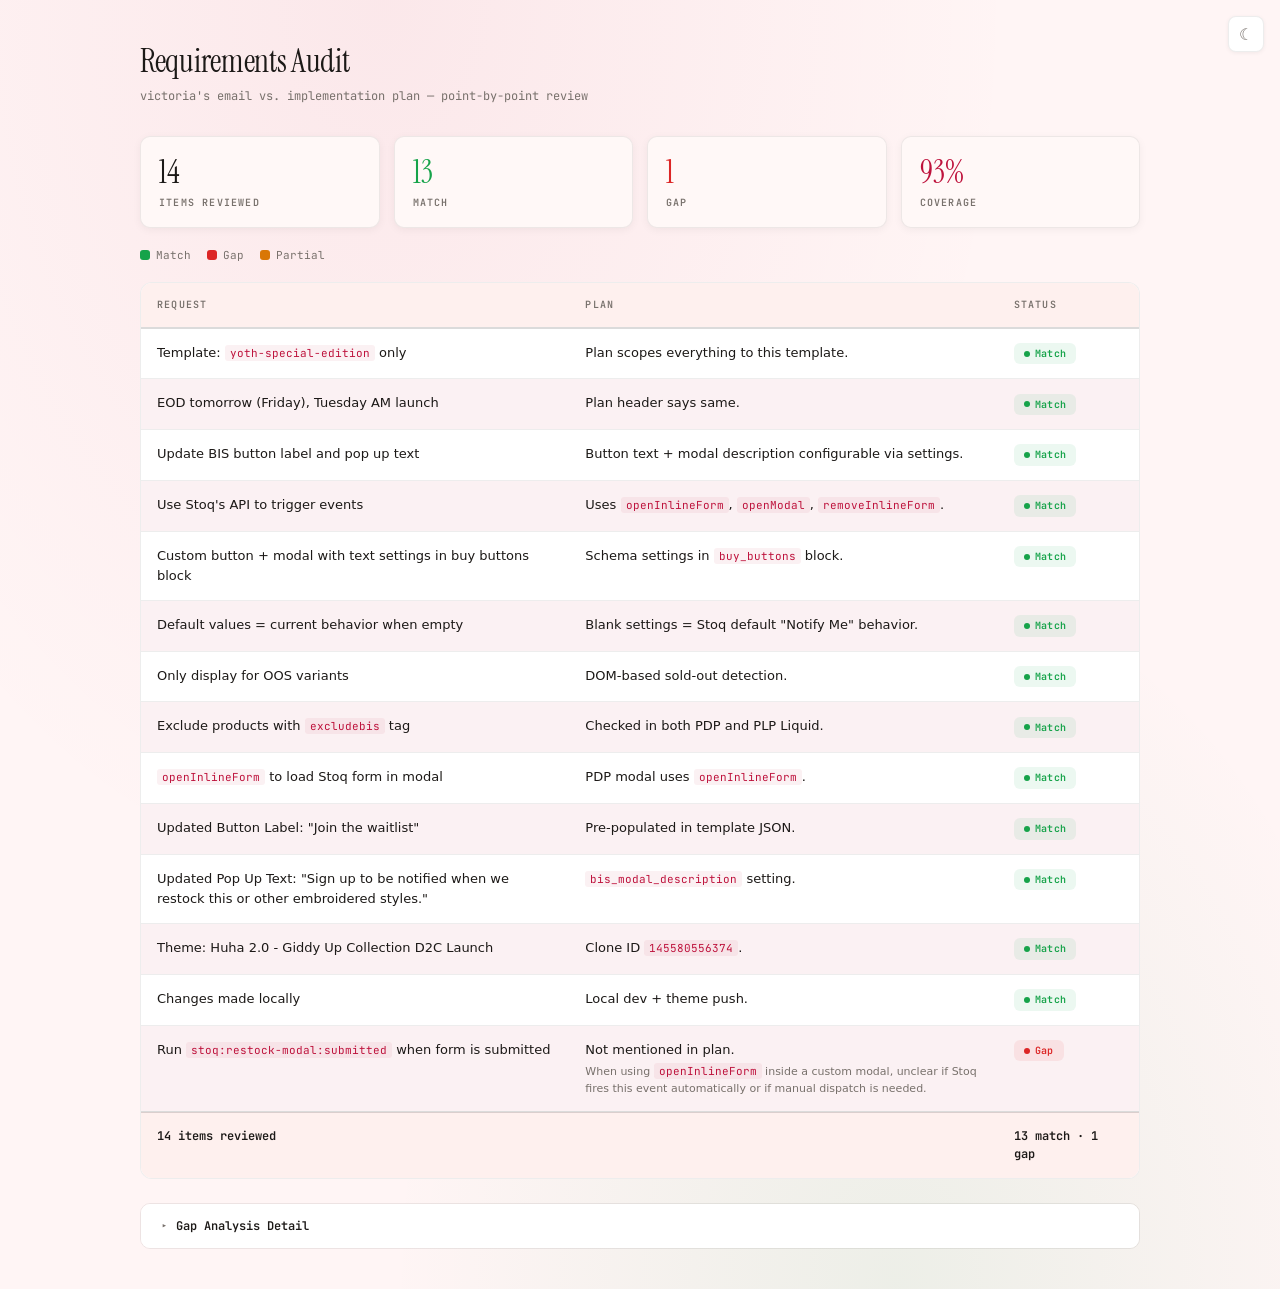
<file: .agent/skills/fis-preview/templates/data-table.html>
<!DOCTYPE html>
<html lang="en">
<head>
<meta charset="UTF-8">
<meta name="viewport" content="width=device-width, initial-scale=1.0">
<title>Requirements Audit — Reference Template</title>
<!--
  Reference template for the fis:preview skill: data tables.
  Rose/cranberry palette — distinctly different from terracotta (architecture)
  and teal (mermaid) templates so agents absorb variety.
  Key patterns demonstrated:
  - Rose/cranberry palette (NOT indigo/violet)
  - KPI summary cards above the table (visual hook before the data)
  - Collapsible <details> section (replaces static callout)
  - Depth tiers: elevated KPIs, default table, collapsible for secondary
  - Real <table> element with sticky header, alternating rows
  - Status indicator badges (match, gap, partial)
  - Text wrapping in wide columns, code references in cells
  - Summary footer row with aggregate status
  - Staggered row animation via --i variable
  - Both light and dark themes via prefers-color-scheme
  - Responsive horizontal scroll wrapper
-->
<link rel="preconnect" href="https://fonts.googleapis.com">
<link rel="preconnect" href="https://fonts.gstatic.com" crossorigin>
<link href="https://fonts.googleapis.com/css2?family=Instrument+Serif&family=JetBrains+Mono:wght@400;500;600&display=swap" rel="stylesheet">
<style>
  /* ============ THEME ============ */
  :root {
    --font-body: 'Instrument Serif', 'Georgia', serif;
    --font-mono: 'JetBrains Mono', 'SF Mono', Consolas, monospace;
    --font-sans: system-ui, -apple-system, sans-serif;

    --bg: #fff5f5;
    --surface: #ffffff;
    --surface2: #fef0ee;
    --surface-elevated: #fff8f7;
    --border: rgba(0, 0, 0, 0.07);
    --border-bright: rgba(0, 0, 0, 0.14);
    --text: #1c1917;
    --text-dim: #78716c;
    --accent: #be123c;
    --accent-dim: rgba(190, 18, 60, 0.06);
    --green: #16a34a;
    --green-dim: rgba(22, 163, 74, 0.08);
    --red: #dc2626;
    --red-dim: rgba(220, 38, 38, 0.08);
    --orange: #d97706;
    --orange-dim: rgba(217, 119, 6, 0.08);
  }

  @media (prefers-color-scheme: dark) {
    :root:not([data-theme="light"]) {
      --bg: #1a0a0a;
      --surface: #231414;
      --surface2: #2e1b1b;
      --surface-elevated: #351f1f;
      --border: rgba(255, 255, 255, 0.06);
      --border-bright: rgba(255, 255, 255, 0.12);
      --text: #fde2e2;
      --text-dim: #c9a3a3;
      --accent: #fb7185;
      --accent-dim: rgba(251, 113, 133, 0.12);
      --green: #4ade80;
      --green-dim: rgba(74, 222, 128, 0.1);
      --red: #f87171;
      --red-dim: rgba(248, 113, 113, 0.1);
      --orange: #fbbf24;
      --orange-dim: rgba(251, 191, 36, 0.1);
    }
  }

  /* ── Dark (manual toggle override) ── */
  [data-theme="dark"] {
    --bg: #1a0a0a;
    --surface: #231414;
    --surface2: #2e1b1b;
    --surface-elevated: #351f1f;
    --border: rgba(255, 255, 255, 0.06);
    --border-bright: rgba(255, 255, 255, 0.12);
    --text: #fde2e2;
    --text-dim: #c9a3a3;
    --accent: #fb7185;
    --accent-dim: rgba(251, 113, 133, 0.12);
    --green: #4ade80;
    --green-dim: rgba(74, 222, 128, 0.1);
    --red: #f87171;
    --red-dim: rgba(248, 113, 113, 0.1);
    --orange: #fbbf24;
    --orange-dim: rgba(251, 191, 36, 0.1);
  }

  /* ============ THEME TOGGLE ============ */
  .theme-toggle {
    position: fixed; top: 16px; right: 16px; z-index: 300;
    width: 36px; height: 36px; border-radius: 8px;
    border: 1px solid var(--border); background: var(--surface);
    color: var(--text-dim); cursor: pointer;
    display: flex; align-items: center; justify-content: center;
    font-size: 16px; transition: background 0.15s, color 0.15s;
    box-shadow: 0 1px 4px rgba(0, 0, 0, 0.06);
  }
  .theme-toggle:hover { background: var(--surface2); color: var(--text); }

  /* ============ RESET + BASE ============ */
  * { margin: 0; padding: 0; box-sizing: border-box; }

  body {
    background: var(--bg);
    background-image:
      radial-gradient(ellipse at 30% 0%, var(--accent-dim) 0%, transparent 50%),
      radial-gradient(ellipse at 70% 100%, var(--green-dim) 0%, transparent 40%);
    color: var(--text);
    font-family: var(--font-sans);
    padding: 40px;
    min-height: 100vh;
  }

  /* ============ ANIMATION ============ */
  @keyframes fadeUp {
    from { opacity: 0; transform: translateY(10px); }
    to { opacity: 1; transform: translateY(0); }
  }

  .animate {
    animation: fadeUp 0.35s ease-out both;
    animation-delay: calc(var(--i, 0) * 0.04s);
  }

  @media (prefers-reduced-motion: reduce) {
    *, *::before, *::after {
      animation-duration: 0.01ms !important;
      animation-delay: 0ms !important;
      transition-duration: 0.01ms !important;
    }
  }

  /* ============ CONTAINER ============ */
  .container {
    max-width: 1000px;
    margin: 0 auto;
  }

  /* ============ HEADER ============ */
  h1 {
    font-family: var(--font-body);
    font-size: 32px;
    font-weight: 400;
    letter-spacing: -0.3px;
    margin-bottom: 6px;
  }

  .subtitle {
    color: var(--text-dim);
    font-family: var(--font-mono);
    font-size: 12px;
    margin-bottom: 32px;
  }

  /* ============ LEGEND ============ */
  .legend {
    display: flex;
    gap: 16px;
    flex-wrap: wrap;
    margin-bottom: 20px;
  }

  .legend-item {
    display: flex;
    align-items: center;
    gap: 6px;
    font-family: var(--font-mono);
    font-size: 11px;
    color: var(--text-dim);
  }

  .legend-swatch {
    width: 10px;
    height: 10px;
    border-radius: 3px;
  }

  /* ============ TABLE WRAPPER ============ */
  .table-wrap {
    background: var(--surface);
    border: 1px solid var(--border);
    border-radius: 12px;
    overflow: hidden;
    margin-bottom: 24px;
  }

  .table-scroll {
    overflow-x: auto;
    -webkit-overflow-scrolling: touch;
  }

  /* ============ TABLE ============ */
  .data-table {
    width: 100%;
    border-collapse: collapse;
    font-size: 13px;
    line-height: 1.55;
  }

  /* Header */
  .data-table thead {
    position: sticky;
    top: 0;
    z-index: 2;
  }

  .data-table th {
    background: var(--surface2);
    font-family: var(--font-mono);
    font-size: 10px;
    font-weight: 600;
    text-transform: uppercase;
    letter-spacing: 1.2px;
    color: var(--text-dim);
    text-align: left;
    padding: 14px 16px;
    border-bottom: 2px solid var(--border-bright);
    white-space: nowrap;
  }

  /* Cells */
  .data-table td {
    padding: 14px 16px;
    border-bottom: 1px solid var(--border);
    vertical-align: top;
  }

  .data-table tbody tr:last-child td {
    border-bottom: none;
  }

  /* Wide text column */
  .data-table .wide {
    min-width: 220px;
    max-width: 440px;
  }

  /* Alternating rows */
  .data-table tbody tr:nth-child(even) {
    background: var(--accent-dim);
  }

  /* Row hover + animation stagger */
  .data-table tbody tr {
    transition: background 0.15s ease;
    animation: fadeUp 0.35s ease-out both;
    animation-delay: calc(var(--i, 0) * 0.04s);
  }

  .data-table tbody tr:hover {
    background: var(--border);
  }

  /* Code in cells */
  .data-table code {
    font-family: var(--font-mono);
    font-size: 11px;
    background: var(--accent-dim);
    color: var(--accent);
    padding: 1px 5px;
    border-radius: 3px;
  }

  /* Secondary text */
  .data-table small {
    display: block;
    color: var(--text-dim);
    font-size: 11px;
    margin-top: 3px;
  }

  /* ============ STATUS BADGES ============ */
  .status {
    display: inline-flex;
    align-items: center;
    gap: 5px;
    font-family: var(--font-mono);
    font-size: 10px;
    font-weight: 600;
    padding: 3px 10px;
    border-radius: 6px;
    white-space: nowrap;
    letter-spacing: 0.3px;
  }

  .status--match {
    background: var(--green-dim);
    color: var(--green);
  }

  .status--gap {
    background: var(--red-dim);
    color: var(--red);
  }

  .status--partial {
    background: var(--orange-dim);
    color: var(--orange);
  }

  /* Dot before status text */
  .status::before {
    content: '';
    width: 6px;
    height: 6px;
    border-radius: 50%;
    background: currentColor;
  }

  /* ============ FOOTER ROW ============ */
  .data-table tfoot td {
    background: var(--surface2);
    font-weight: 600;
    font-family: var(--font-mono);
    font-size: 12px;
    border-top: 2px solid var(--border-bright);
    border-bottom: none;
    padding: 14px 16px;
  }

  /* ============ KPI SUMMARY ============ */
  .kpi-row {
    display: grid;
    grid-template-columns: repeat(auto-fit, minmax(140px, 1fr));
    gap: 14px;
    margin-bottom: 20px;
  }

  .kpi-card {
    background: var(--surface-elevated, var(--surface));
    border: 1px solid var(--border);
    border-radius: 10px;
    padding: 18px;
    box-shadow: 0 2px 8px rgba(0, 0, 0, 0.05);
  }

  .kpi-card__value {
    font-family: var(--font-body);
    font-size: 32px;
    font-weight: 400;
    line-height: 1.1;
    font-variant-numeric: tabular-nums;
  }

  .kpi-card__value--green { color: var(--green); }
  .kpi-card__value--red { color: var(--red); }
  .kpi-card__value--orange { color: var(--orange); }

  .kpi-card__label {
    font-family: var(--font-mono);
    font-size: 10px;
    font-weight: 600;
    text-transform: uppercase;
    letter-spacing: 1.2px;
    color: var(--text-dim);
    margin-top: 6px;
  }

  /* ============ COLLAPSIBLE ============ */
  details.collapsible {
    border: 1px solid var(--border);
    border-radius: 10px;
    overflow: hidden;
  }

  details.collapsible summary {
    padding: 14px 20px;
    background: var(--surface);
    font-family: var(--font-mono);
    font-size: 12px;
    font-weight: 600;
    cursor: pointer;
    list-style: none;
    display: flex;
    align-items: center;
    gap: 8px;
    color: var(--text);
    transition: background 0.15s ease;
  }

  details.collapsible summary:hover {
    background: var(--surface-elevated, var(--surface));
  }

  details.collapsible summary::-webkit-details-marker { display: none; }

  details.collapsible summary::before {
    content: '▸';
    font-size: 11px;
    color: var(--text-dim);
    transition: transform 0.15s ease;
  }

  details.collapsible[open] summary::before {
    transform: rotate(90deg);
  }

  details.collapsible .collapsible__body {
    padding: 16px 20px;
    border-top: 1px solid var(--border);
    font-size: 13px;
    line-height: 1.6;
    color: var(--text-dim);
  }

  details.collapsible .collapsible__body strong {
    color: var(--text);
    font-weight: 600;
  }

  details.collapsible .collapsible__body code {
    font-family: var(--font-mono);
    font-size: 11px;
    background: var(--accent-dim);
    color: var(--accent);
    padding: 1px 5px;
    border-radius: 3px;
  }

  /* ============ RESPONSIVE ============ */
  @media (max-width: 768px) {
    body { padding: 16px; }
    h1 { font-size: 24px; }
    .data-table th,
    .data-table td { padding: 10px 12px; }
  }
</style>
</head>
<body>
<button class="theme-toggle" id="themeToggle" title="Toggle theme" aria-label="Toggle light/dark theme"></button>
<script>
(function() {
  var t = document.getElementById('themeToggle');
  var s = localStorage.getItem('theme');
  var i = s || (matchMedia('(prefers-color-scheme: dark)').matches ? 'dark' : 'light');
  if (s) document.documentElement.setAttribute('data-theme', i);
  t.textContent = i === 'dark' ? '\u2600' : '\u263E';
  t.addEventListener('click', function() {
    var c = document.documentElement.getAttribute('data-theme')
      || (matchMedia('(prefers-color-scheme: dark)').matches ? 'dark' : 'light');
    var n = c === 'light' ? 'dark' : 'light';
    document.documentElement.setAttribute('data-theme', n);
    localStorage.setItem('theme', n);
    t.textContent = n === 'dark' ? '\u2600' : '\u263E';
  });
})();
</script>

<div class="container">

  <h1 class="animate" style="--i:0">Requirements Audit</h1>
  <p class="subtitle animate" style="--i:1">victoria's email vs. implementation plan &mdash; point-by-point review</p>

  <div class="kpi-row animate" style="--i:2">
    <div class="kpi-card">
      <div class="kpi-card__value">14</div>
      <div class="kpi-card__label">Items Reviewed</div>
    </div>
    <div class="kpi-card">
      <div class="kpi-card__value kpi-card__value--green">13</div>
      <div class="kpi-card__label">Match</div>
    </div>
    <div class="kpi-card">
      <div class="kpi-card__value kpi-card__value--red">1</div>
      <div class="kpi-card__label">Gap</div>
    </div>
    <div class="kpi-card">
      <div class="kpi-card__value" style="color:var(--accent)">93%</div>
      <div class="kpi-card__label">Coverage</div>
    </div>
  </div>

  <div class="legend animate" style="--i:3">
    <div class="legend-item"><div class="legend-swatch" style="background:var(--green)"></div> Match</div>
    <div class="legend-item"><div class="legend-swatch" style="background:var(--red)"></div> Gap</div>
    <div class="legend-item"><div class="legend-swatch" style="background:var(--orange)"></div> Partial</div>
  </div>

  <div class="table-wrap animate" style="--i:4">
    <div class="table-scroll">
      <table class="data-table">
        <thead>
          <tr>
            <th class="wide">Request</th>
            <th class="wide">Plan</th>
            <th>Status</th>
          </tr>
        </thead>
        <tbody>
          <tr style="--i:4">
            <td class="wide">Template: <code>yoth-special-edition</code> only</td>
            <td class="wide">Plan scopes everything to this template.</td>
            <td><span class="status status--match">Match</span></td>
          </tr>
          <tr style="--i:5">
            <td class="wide">EOD tomorrow (Friday), Tuesday AM launch</td>
            <td class="wide">Plan header says same.</td>
            <td><span class="status status--match">Match</span></td>
          </tr>
          <tr style="--i:6">
            <td class="wide">Update BIS button label and pop up text</td>
            <td class="wide">Button text + modal description configurable via settings.</td>
            <td><span class="status status--match">Match</span></td>
          </tr>
          <tr style="--i:7">
            <td class="wide">Use Stoq's API to trigger events</td>
            <td class="wide">Uses <code>openInlineForm</code>, <code>openModal</code>, <code>removeInlineForm</code>.</td>
            <td><span class="status status--match">Match</span></td>
          </tr>
          <tr style="--i:8">
            <td class="wide">Custom button + modal with text settings in buy buttons block</td>
            <td class="wide">Schema settings in <code>buy_buttons</code> block.</td>
            <td><span class="status status--match">Match</span></td>
          </tr>
          <tr style="--i:9">
            <td class="wide">Default values = current behavior when empty</td>
            <td class="wide">Blank settings = Stoq default "Notify Me" behavior.</td>
            <td><span class="status status--match">Match</span></td>
          </tr>
          <tr style="--i:10">
            <td class="wide">Only display for OOS variants</td>
            <td class="wide">DOM-based sold-out detection.</td>
            <td><span class="status status--match">Match</span></td>
          </tr>
          <tr style="--i:11">
            <td class="wide">Exclude products with <code>excludebis</code> tag</td>
            <td class="wide">Checked in both PDP and PLP Liquid.</td>
            <td><span class="status status--match">Match</span></td>
          </tr>
          <tr style="--i:12">
            <td class="wide"><code>openInlineForm</code> to load Stoq form in modal</td>
            <td class="wide">PDP modal uses <code>openInlineForm</code>.</td>
            <td><span class="status status--match">Match</span></td>
          </tr>
          <tr style="--i:13">
            <td class="wide">Updated Button Label: "Join the waitlist"</td>
            <td class="wide">Pre-populated in template JSON.</td>
            <td><span class="status status--match">Match</span></td>
          </tr>
          <tr style="--i:14">
            <td class="wide">Updated Pop Up Text: "Sign up to be notified when we restock this or other embroidered styles."</td>
            <td class="wide"><code>bis_modal_description</code> setting.</td>
            <td><span class="status status--match">Match</span></td>
          </tr>
          <tr style="--i:15">
            <td class="wide">Theme: Huha 2.0 - Giddy Up Collection D2C Launch</td>
            <td class="wide">Clone ID <code>145580556374</code>.</td>
            <td><span class="status status--match">Match</span></td>
          </tr>
          <tr style="--i:16">
            <td class="wide">Changes made locally</td>
            <td class="wide">Local dev + theme push.</td>
            <td><span class="status status--match">Match</span></td>
          </tr>
          <tr style="--i:17">
            <td class="wide">Run <code>stoq:restock-modal:submitted</code> when form is submitted</td>
            <td class="wide">Not mentioned in plan.
              <small>When using <code>openInlineForm</code> inside a custom modal, unclear if Stoq fires this event automatically or if manual dispatch is needed.</small>
            </td>
            <td><span class="status status--gap">Gap</span></td>
          </tr>
        </tbody>
        <tfoot>
          <tr>
            <td>14 items reviewed</td>
            <td></td>
            <td>13 match &middot; 1 gap</td>
          </tr>
        </tfoot>
      </table>
    </div>
  </div>

  <details class="collapsible animate" style="--i:19">
    <summary>Gap Analysis Detail</summary>
    <div class="collapsible__body">
      <strong>Gap: <code>stoq:restock-modal:submitted</code> event.</strong>
      Michael explicitly requests firing this event on form submission. The plan uses Stoq's <code>openInlineForm</code> inside a custom modal, but doesn't address whether Stoq dispatches this event automatically in that context. If other integrations (Klaviyo, analytics, theme JS) listen for it, missing it could silently break the submission pipeline. Recommend adding an explicit <code>dispatchEvent</code> call as a safety net.
    </div>
  </details>

</div>

</body>
</html>
</file>
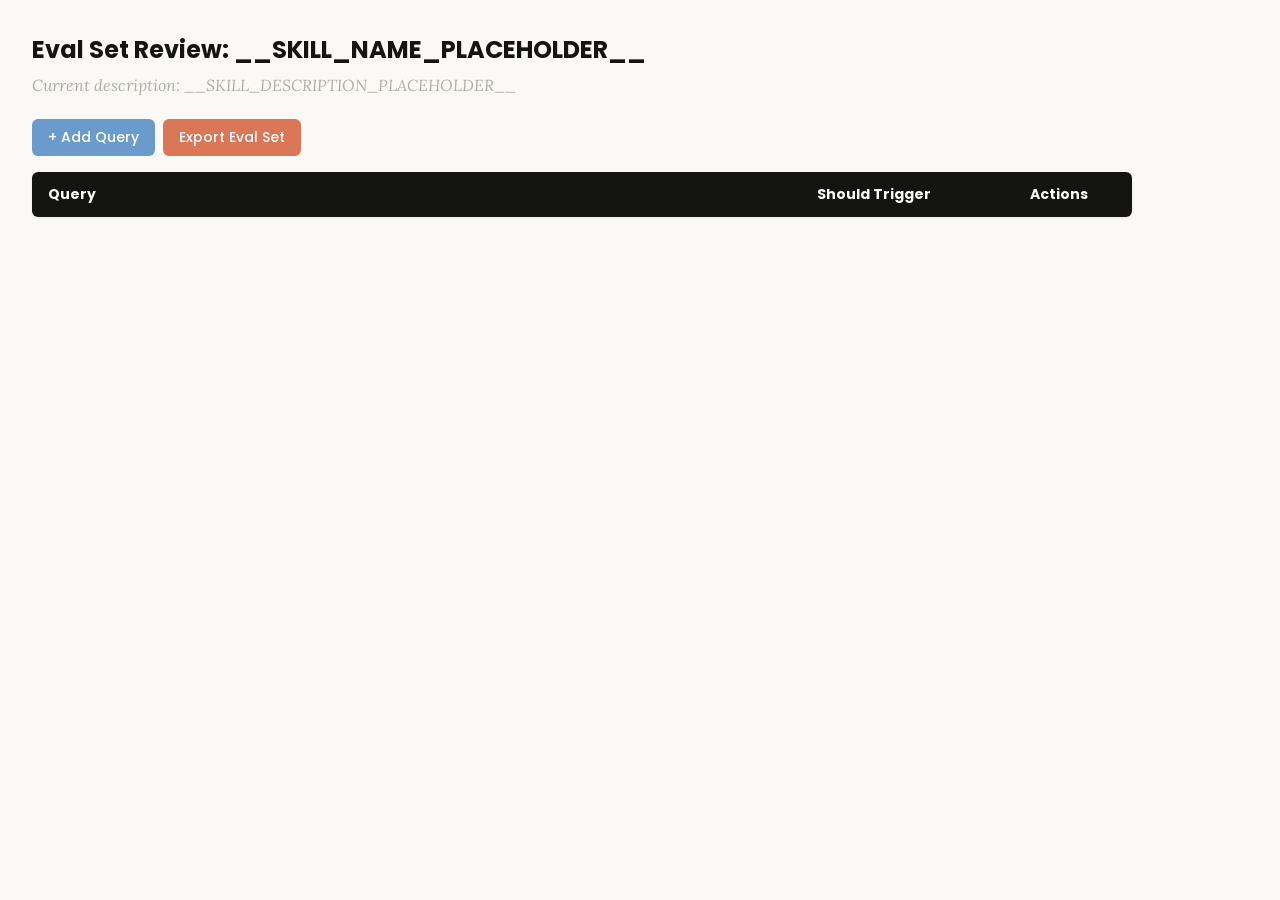
<file: .agent/skills/fis-skill-creator/assets/eval_review.html>
<!DOCTYPE html>
<html lang="en">
<head>
  <meta charset="UTF-8">
  <meta name="viewport" content="width=device-width, initial-scale=1.0">
  <title>Eval Set Review - __SKILL_NAME_PLACEHOLDER__</title>
  <link rel="preconnect" href="https://fonts.googleapis.com">
  <link rel="preconnect" href="https://fonts.gstatic.com" crossorigin>
  <link href="https://fonts.googleapis.com/css2?family=Poppins:wght@500;600&family=Lora:wght@400;500&display=swap" rel="stylesheet">
  <style>
    * { box-sizing: border-box; margin: 0; padding: 0; }
    body { font-family: 'Lora', Georgia, serif; background: #faf9f5; padding: 2rem; color: #141413; }
    h1 { font-family: 'Poppins', sans-serif; margin-bottom: 0.5rem; font-size: 1.5rem; }
    .description { color: #b0aea5; margin-bottom: 1.5rem; font-style: italic; max-width: 900px; }
    .controls { margin-bottom: 1rem; display: flex; gap: 0.5rem; }
    .btn { font-family: 'Poppins', sans-serif; padding: 0.5rem 1rem; border: none; border-radius: 6px; cursor: pointer; font-size: 0.875rem; font-weight: 500; }
    .btn-add { background: #6a9bcc; color: white; }
    .btn-add:hover { background: #5889b8; }
    .btn-export { background: #d97757; color: white; }
    .btn-export:hover { background: #c4613f; }
    table { width: 100%; max-width: 1100px; border-collapse: collapse; background: white; border-radius: 6px; overflow: hidden; box-shadow: 0 1px 3px rgba(0,0,0,0.08); }
    th { font-family: 'Poppins', sans-serif; background: #141413; color: #faf9f5; padding: 0.75rem 1rem; text-align: left; font-size: 0.875rem; }
    td { padding: 0.75rem 1rem; border-bottom: 1px solid #e8e6dc; vertical-align: top; }
    tr:nth-child(even) td { background: #faf9f5; }
    tr:hover td { background: #f3f1ea; }
    .section-header td { background: #e8e6dc; font-family: 'Poppins', sans-serif; font-weight: 500; font-size: 0.8rem; color: #141413; text-transform: uppercase; letter-spacing: 0.05em; }
    .query-input { width: 100%; padding: 0.4rem; border: 1px solid #e8e6dc; border-radius: 4px; font-size: 0.875rem; font-family: 'Lora', Georgia, serif; resize: vertical; min-height: 60px; }
    .query-input:focus { outline: none; border-color: #d97757; box-shadow: 0 0 0 2px rgba(217,119,87,0.15); }
    .toggle { position: relative; display: inline-block; width: 44px; height: 24px; }
    .toggle input { opacity: 0; width: 0; height: 0; }
    .toggle .slider { position: absolute; inset: 0; background: #b0aea5; border-radius: 24px; cursor: pointer; transition: 0.2s; }
    .toggle .slider::before { content: ""; position: absolute; width: 18px; height: 18px; left: 3px; bottom: 3px; background: white; border-radius: 50%; transition: 0.2s; }
    .toggle input:checked + .slider { background: #d97757; }
    .toggle input:checked + .slider::before { transform: translateX(20px); }
    .btn-delete { background: #c44; color: white; padding: 0.3rem 0.6rem; border: none; border-radius: 4px; cursor: pointer; font-size: 0.75rem; font-family: 'Poppins', sans-serif; }
    .btn-delete:hover { background: #a33; }
    .summary { margin-top: 1rem; color: #b0aea5; font-size: 0.875rem; }
  </style>
</head>
<body>
  <h1>Eval Set Review: <span id="skill-name">__SKILL_NAME_PLACEHOLDER__</span></h1>
  <p class="description">Current description: <span id="skill-desc">__SKILL_DESCRIPTION_PLACEHOLDER__</span></p>

  <div class="controls">
    <button class="btn btn-add" onclick="addRow()">+ Add Query</button>
    <button class="btn btn-export" onclick="exportEvalSet()">Export Eval Set</button>
  </div>

  <table>
    <thead>
      <tr>
        <th style="width:65%">Query</th>
        <th style="width:18%">Should Trigger</th>
        <th style="width:10%">Actions</th>
      </tr>
    </thead>
    <tbody id="eval-body"></tbody>
  </table>

  <p class="summary" id="summary"></p>

  <script>
    const EVAL_DATA = __EVAL_DATA_PLACEHOLDER__;

    let evalItems = [...EVAL_DATA];

    function render() {
      const tbody = document.getElementById('eval-body');
      tbody.innerHTML = '';

      // Sort: should-trigger first, then should-not-trigger
      const sorted = evalItems
        .map((item, origIdx) => ({ ...item, origIdx }))
        .sort((a, b) => (b.should_trigger ? 1 : 0) - (a.should_trigger ? 1 : 0));

      let lastGroup = null;
      sorted.forEach(item => {
        const group = item.should_trigger ? 'trigger' : 'no-trigger';
        if (group !== lastGroup) {
          const headerRow = document.createElement('tr');
          headerRow.className = 'section-header';
          headerRow.innerHTML = `<td colspan="3">${item.should_trigger ? 'Should Trigger' : 'Should NOT Trigger'}</td>`;
          tbody.appendChild(headerRow);
          lastGroup = group;
        }

        const idx = item.origIdx;
        const tr = document.createElement('tr');
        tr.innerHTML = `
          <td><textarea class="query-input" onchange="updateQuery(${idx}, this.value)">${escapeHtml(item.query)}</textarea></td>
          <td>
            <label class="toggle">
              <input type="checkbox" ${item.should_trigger ? 'checked' : ''} onchange="updateTrigger(${idx}, this.checked)">
              <span class="slider"></span>
            </label>
            <span style="margin-left:8px;font-size:0.8rem;color:#b0aea5">${item.should_trigger ? 'Yes' : 'No'}</span>
          </td>
          <td><button class="btn-delete" onclick="deleteRow(${idx})">Delete</button></td>
        `;
        tbody.appendChild(tr);
      });
      updateSummary();
    }

    function escapeHtml(text) {
      const div = document.createElement('div');
      div.textContent = text;
      return div.innerHTML;
    }

    function updateQuery(idx, value) { evalItems[idx].query = value; updateSummary(); }
    function updateTrigger(idx, value) { evalItems[idx].should_trigger = value; render(); }
    function deleteRow(idx) { evalItems.splice(idx, 1); render(); }

    function addRow() {
      evalItems.push({ query: '', should_trigger: true });
      render();
      const inputs = document.querySelectorAll('.query-input');
      inputs[inputs.length - 1].focus();
    }

    function updateSummary() {
      const trigger = evalItems.filter(i => i.should_trigger).length;
      const noTrigger = evalItems.filter(i => !i.should_trigger).length;
      document.getElementById('summary').textContent =
        `${evalItems.length} queries total: ${trigger} should trigger, ${noTrigger} should not trigger`;
    }

    function exportEvalSet() {
      const valid = evalItems.filter(i => i.query.trim() !== '');
      const data = valid.map(i => ({ query: i.query.trim(), should_trigger: i.should_trigger }));
      const blob = new Blob([JSON.stringify(data, null, 2)], { type: 'application/json' });
      const url = URL.createObjectURL(blob);
      const a = document.createElement('a');
      a.href = url;
      a.download = 'eval_set.json';
      document.body.appendChild(a);
      a.click();
      document.body.removeChild(a);
      URL.revokeObjectURL(url);
    }

    render();
  </script>
</body>
</html>
</file>
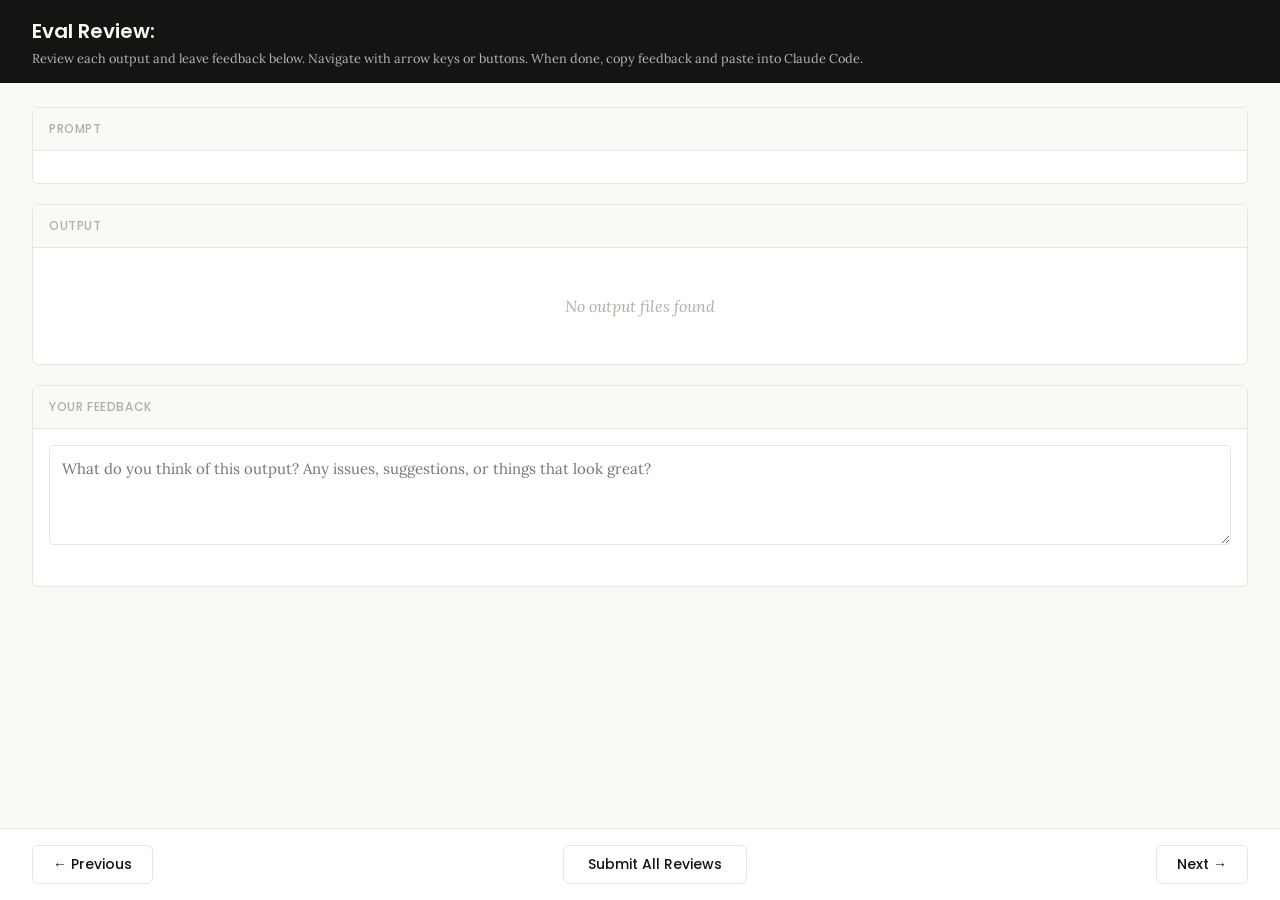
<file: .agent/skills/fis-skill-creator/eval-viewer/viewer.html>
<!DOCTYPE html>
<html lang="en">
<head>
  <meta charset="UTF-8">
  <meta name="viewport" content="width=device-width, initial-scale=1.0">
  <title>Eval Review</title>
  <link rel="preconnect" href="https://fonts.googleapis.com">
  <link rel="preconnect" href="https://fonts.gstatic.com" crossorigin>
  <link href="https://fonts.googleapis.com/css2?family=Poppins:wght@500;600&family=Lora:wght@400;500&display=swap" rel="stylesheet">
  <script src="https://cdn.sheetjs.com/xlsx-0.20.3/package/dist/xlsx.full.min.js" integrity="sha384-EnyY0/GSHQGSxSgMwaIPzSESbqoOLSexfnSMN2AP+39Ckmn92stwABZynq1JyzdT" crossorigin="anonymous"></script>
  <style>
    :root {
      --bg: #faf9f5;
      --surface: #ffffff;
      --border: #e8e6dc;
      --text: #141413;
      --text-muted: #b0aea5;
      --accent: #d97757;
      --accent-hover: #c4613f;
      --green: #788c5d;
      --green-bg: #eef2e8;
      --red: #c44;
      --red-bg: #fceaea;
      --header-bg: #141413;
      --header-text: #faf9f5;
      --radius: 6px;
    }

    * { box-sizing: border-box; margin: 0; padding: 0; }

    body {
      font-family: 'Lora', Georgia, serif;
      background: var(--bg);
      color: var(--text);
      height: 100vh;
      display: flex;
      flex-direction: column;
    }

    /* ---- Header ---- */
    .header {
      background: var(--header-bg);
      color: var(--header-text);
      padding: 1rem 2rem;
      display: flex;
      justify-content: space-between;
      align-items: center;
      flex-shrink: 0;
    }
    .header h1 {
      font-family: 'Poppins', sans-serif;
      font-size: 1.25rem;
      font-weight: 600;
    }
    .header .instructions {
      font-size: 0.8rem;
      opacity: 0.7;
      margin-top: 0.25rem;
    }
    .header .progress {
      font-size: 0.875rem;
      opacity: 0.8;
      text-align: right;
    }

    /* ---- Main content ---- */
    .main {
      flex: 1;
      overflow-y: auto;
      padding: 1.5rem 2rem;
      display: flex;
      flex-direction: column;
      gap: 1.25rem;
    }

    /* ---- Sections ---- */
    .section {
      background: var(--surface);
      border: 1px solid var(--border);
      border-radius: var(--radius);
      flex-shrink: 0;
    }
    .section-header {
      font-family: 'Poppins', sans-serif;
      padding: 0.75rem 1rem;
      font-size: 0.75rem;
      font-weight: 500;
      text-transform: uppercase;
      letter-spacing: 0.05em;
      color: var(--text-muted);
      border-bottom: 1px solid var(--border);
      background: var(--bg);
    }
    .section-body {
      padding: 1rem;
    }

    /* ---- Config badge ---- */
    .config-badge {
      display: inline-block;
      padding: 0.2rem 0.625rem;
      border-radius: 9999px;
      font-family: 'Poppins', sans-serif;
      font-size: 0.6875rem;
      font-weight: 600;
      text-transform: uppercase;
      letter-spacing: 0.03em;
      margin-left: 0.75rem;
      vertical-align: middle;
    }
    .config-badge.config-primary {
      background: rgba(33, 150, 243, 0.12);
      color: #1976d2;
    }
    .config-badge.config-baseline {
      background: rgba(255, 193, 7, 0.15);
      color: #f57f17;
    }

    /* ---- Prompt ---- */
    .prompt-text {
      white-space: pre-wrap;
      font-size: 0.9375rem;
      line-height: 1.6;
    }

    /* ---- Outputs ---- */
    .output-file {
      border: 1px solid var(--border);
      border-radius: var(--radius);
      overflow: hidden;
    }
    .output-file + .output-file {
      margin-top: 1rem;
    }
    .output-file-header {
      padding: 0.5rem 0.75rem;
      font-size: 0.8rem;
      font-weight: 600;
      color: var(--text-muted);
      background: var(--bg);
      border-bottom: 1px solid var(--border);
      font-family: 'SF Mono', SFMono-Regular, Consolas, 'Liberation Mono', Menlo, monospace;
      display: flex;
      justify-content: space-between;
      align-items: center;
    }
    .output-file-header .dl-btn {
      font-size: 0.7rem;
      color: var(--accent);
      text-decoration: none;
      cursor: pointer;
      font-family: -apple-system, BlinkMacSystemFont, 'Segoe UI', sans-serif;
      font-weight: 500;
      opacity: 0.8;
    }
    .output-file-header .dl-btn:hover {
      opacity: 1;
      text-decoration: underline;
    }
    .output-file-content {
      padding: 0.75rem;
      overflow-x: auto;
    }
    .output-file-content pre {
      font-size: 0.8125rem;
      line-height: 1.5;
      white-space: pre-wrap;
      word-break: break-word;
      font-family: 'SF Mono', SFMono-Regular, Consolas, 'Liberation Mono', Menlo, monospace;
    }
    .output-file-content img {
      max-width: 100%;
      height: auto;
      border-radius: 4px;
    }
    .output-file-content iframe {
      width: 100%;
      height: 600px;
      border: none;
    }
    .output-file-content table {
      border-collapse: collapse;
      font-size: 0.8125rem;
      width: 100%;
    }
    .output-file-content table td,
    .output-file-content table th {
      border: 1px solid var(--border);
      padding: 0.375rem 0.5rem;
      text-align: left;
    }
    .output-file-content table th {
      background: var(--bg);
      font-weight: 600;
    }
    .output-file-content .download-link {
      display: inline-flex;
      align-items: center;
      gap: 0.5rem;
      padding: 0.5rem 1rem;
      background: var(--bg);
      border: 1px solid var(--border);
      border-radius: 4px;
      color: var(--accent);
      text-decoration: none;
      font-size: 0.875rem;
      cursor: pointer;
    }
    .output-file-content .download-link:hover {
      background: var(--border);
    }
    .empty-state {
      color: var(--text-muted);
      font-style: italic;
      padding: 2rem;
      text-align: center;
    }

    /* ---- Feedback ---- */
    .prev-feedback {
      background: var(--bg);
      border: 1px solid var(--border);
      border-radius: 4px;
      padding: 0.625rem 0.75rem;
      margin-top: 0.75rem;
      font-size: 0.8125rem;
      color: var(--text-muted);
      line-height: 1.5;
    }
    .prev-feedback-label {
      font-size: 0.7rem;
      font-weight: 600;
      text-transform: uppercase;
      letter-spacing: 0.04em;
      margin-bottom: 0.25rem;
      color: var(--text-muted);
    }
    .feedback-textarea {
      width: 100%;
      min-height: 100px;
      padding: 0.75rem;
      border: 1px solid var(--border);
      border-radius: 4px;
      font-family: inherit;
      font-size: 0.9375rem;
      line-height: 1.5;
      resize: vertical;
      color: var(--text);
    }
    .feedback-textarea:focus {
      outline: none;
      border-color: var(--accent);
      box-shadow: 0 0 0 3px rgba(37, 99, 235, 0.1);
    }
    .feedback-status {
      font-size: 0.75rem;
      color: var(--text-muted);
      margin-top: 0.5rem;
      min-height: 1.1em;
    }

    /* ---- Grades (collapsible) ---- */
    .grades-toggle {
      display: flex;
      align-items: center;
      cursor: pointer;
      user-select: none;
    }
    .grades-toggle:hover {
      color: var(--accent);
    }
    .grades-toggle .arrow {
      margin-right: 0.5rem;
      transition: transform 0.15s;
      font-size: 0.75rem;
    }
    .grades-toggle .arrow.open {
      transform: rotate(90deg);
    }
    .grades-content {
      display: none;
      margin-top: 0.75rem;
    }
    .grades-content.open {
      display: block;
    }
    .grades-summary {
      font-size: 0.875rem;
      margin-bottom: 0.75rem;
      display: flex;
      align-items: center;
      gap: 0.5rem;
    }
    .grade-badge {
      display: inline-block;
      padding: 0.125rem 0.5rem;
      border-radius: 9999px;
      font-size: 0.75rem;
      font-weight: 600;
    }
    .grade-pass { background: var(--green-bg); color: var(--green); }
    .grade-fail { background: var(--red-bg); color: var(--red); }
    .assertion-list {
      list-style: none;
    }
    .assertion-item {
      padding: 0.625rem 0;
      border-bottom: 1px solid var(--border);
      font-size: 0.8125rem;
    }
    .assertion-item:last-child { border-bottom: none; }
    .assertion-status {
      font-weight: 600;
      margin-right: 0.5rem;
    }
    .assertion-status.pass { color: var(--green); }
    .assertion-status.fail { color: var(--red); }
    .assertion-evidence {
      color: var(--text-muted);
      font-size: 0.75rem;
      margin-top: 0.25rem;
      padding-left: 1.5rem;
    }

    /* ---- View tabs ---- */
    .view-tabs {
      display: flex;
      gap: 0;
      padding: 0 2rem;
      background: var(--bg);
      border-bottom: 1px solid var(--border);
      flex-shrink: 0;
    }
    .view-tab {
      font-family: 'Poppins', sans-serif;
      padding: 0.625rem 1.25rem;
      font-size: 0.8125rem;
      font-weight: 500;
      cursor: pointer;
      border: none;
      background: none;
      color: var(--text-muted);
      border-bottom: 2px solid transparent;
      transition: all 0.15s;
    }
    .view-tab:hover { color: var(--text); }
    .view-tab.active {
      color: var(--accent);
      border-bottom-color: var(--accent);
    }
    .view-panel { display: none; }
    .view-panel.active { display: flex; flex-direction: column; flex: 1; overflow: hidden; }

    /* ---- Benchmark view ---- */
    .benchmark-view {
      padding: 1.5rem 2rem;
      overflow-y: auto;
      flex: 1;
    }
    .benchmark-table {
      border-collapse: collapse;
      background: var(--surface);
      border: 1px solid var(--border);
      border-radius: var(--radius);
      font-size: 0.8125rem;
      width: 100%;
      margin-bottom: 1.5rem;
    }
    .benchmark-table th, .benchmark-table td {
      padding: 0.625rem 0.75rem;
      text-align: left;
      border: 1px solid var(--border);
    }
    .benchmark-table th {
      font-family: 'Poppins', sans-serif;
      background: var(--header-bg);
      color: var(--header-text);
      font-weight: 500;
      font-size: 0.75rem;
      text-transform: uppercase;
      letter-spacing: 0.04em;
    }
    .benchmark-table tr:hover { background: var(--bg); }
    .benchmark-table tr.benchmark-row-with { background: rgba(33, 150, 243, 0.06); }
    .benchmark-table tr.benchmark-row-without { background: rgba(255, 193, 7, 0.06); }
    .benchmark-table tr.benchmark-row-with:hover { background: rgba(33, 150, 243, 0.12); }
    .benchmark-table tr.benchmark-row-without:hover { background: rgba(255, 193, 7, 0.12); }
    .benchmark-table tr.benchmark-row-avg { font-weight: 600; border-top: 2px solid var(--border); }
    .benchmark-table tr.benchmark-row-avg.benchmark-row-with { background: rgba(33, 150, 243, 0.12); }
    .benchmark-table tr.benchmark-row-avg.benchmark-row-without { background: rgba(255, 193, 7, 0.12); }
    .benchmark-delta-positive { color: var(--green); font-weight: 600; }
    .benchmark-delta-negative { color: var(--red); font-weight: 600; }
    .benchmark-notes {
      background: var(--surface);
      border: 1px solid var(--border);
      border-radius: var(--radius);
      padding: 1rem;
    }
    .benchmark-notes h3 {
      font-family: 'Poppins', sans-serif;
      font-size: 0.875rem;
      margin-bottom: 0.75rem;
    }
    .benchmark-notes ul {
      list-style: disc;
      padding-left: 1.25rem;
    }
    .benchmark-notes li {
      font-size: 0.8125rem;
      line-height: 1.6;
      margin-bottom: 0.375rem;
    }
    .benchmark-empty {
      color: var(--text-muted);
      font-style: italic;
      text-align: center;
      padding: 3rem;
    }

    /* ---- Navigation ---- */
    .nav {
      display: flex;
      justify-content: space-between;
      align-items: center;
      padding: 1rem 2rem;
      border-top: 1px solid var(--border);
      background: var(--surface);
      flex-shrink: 0;
    }
    .nav-btn {
      font-family: 'Poppins', sans-serif;
      padding: 0.5rem 1.25rem;
      border: 1px solid var(--border);
      border-radius: var(--radius);
      background: var(--surface);
      cursor: pointer;
      font-size: 0.875rem;
      font-weight: 500;
      color: var(--text);
      transition: all 0.15s;
    }
    .nav-btn:hover:not(:disabled) {
      background: var(--bg);
      border-color: var(--text-muted);
    }
    .nav-btn:disabled {
      opacity: 0.4;
      cursor: not-allowed;
    }
    .done-btn {
      font-family: 'Poppins', sans-serif;
      padding: 0.5rem 1.5rem;
      border: 1px solid var(--border);
      border-radius: var(--radius);
      background: var(--surface);
      color: var(--text);
      cursor: pointer;
      font-size: 0.875rem;
      font-weight: 500;
      transition: all 0.15s;
    }
    .done-btn:hover {
      background: var(--bg);
      border-color: var(--text-muted);
    }
    .done-btn.ready {
      border: none;
      background: var(--accent);
      color: white;
      font-weight: 600;
    }
    .done-btn.ready:hover {
      background: var(--accent-hover);
    }
    /* ---- Done overlay ---- */
    .done-overlay {
      display: none;
      position: fixed;
      inset: 0;
      background: rgba(0, 0, 0, 0.5);
      z-index: 100;
      justify-content: center;
      align-items: center;
    }
    .done-overlay.visible {
      display: flex;
    }
    .done-card {
      background: var(--surface);
      border-radius: 12px;
      padding: 2rem 3rem;
      text-align: center;
      box-shadow: 0 20px 60px rgba(0, 0, 0, 0.3);
      max-width: 500px;
    }
    .done-card h2 {
      font-size: 1.5rem;
      margin-bottom: 0.5rem;
    }
    .done-card p {
      color: var(--text-muted);
      margin-bottom: 1.5rem;
      line-height: 1.5;
    }
    .done-card .btn-row {
      display: flex;
      gap: 0.5rem;
      justify-content: center;
    }
    .done-card button {
      padding: 0.5rem 1.25rem;
      border: 1px solid var(--border);
      border-radius: var(--radius);
      background: var(--surface);
      cursor: pointer;
      font-size: 0.875rem;
    }
    .done-card button:hover {
      background: var(--bg);
    }
    /* ---- Toast ---- */
    .toast {
      position: fixed;
      bottom: 5rem;
      left: 50%;
      transform: translateX(-50%);
      background: var(--header-bg);
      color: var(--header-text);
      padding: 0.625rem 1.25rem;
      border-radius: var(--radius);
      font-size: 0.875rem;
      opacity: 0;
      transition: opacity 0.3s;
      pointer-events: none;
      z-index: 200;
    }
    .toast.visible {
      opacity: 1;
    }
  </style>
</head>
<body>
  <div id="app" style="height:100vh; display:flex; flex-direction:column;">
    <div class="header">
      <div>
        <h1>Eval Review: <span id="skill-name"></span></h1>
        <div class="instructions">Review each output and leave feedback below. Navigate with arrow keys or buttons. When done, copy feedback and paste into Claude Code.</div>
      </div>
      <div class="progress" id="progress"></div>
    </div>

    <!-- View tabs (only shown when benchmark data exists) -->
    <div class="view-tabs" id="view-tabs" style="display:none;">
      <button class="view-tab active" onclick="switchView('outputs')">Outputs</button>
      <button class="view-tab" onclick="switchView('benchmark')">Benchmark</button>
    </div>

    <!-- Outputs panel (qualitative review) -->
    <div class="view-panel active" id="panel-outputs">
    <div class="main">
      <!-- Prompt -->
      <div class="section">
        <div class="section-header">Prompt <span class="config-badge" id="config-badge" style="display:none;"></span></div>
        <div class="section-body">
          <div class="prompt-text" id="prompt-text"></div>
        </div>
      </div>

      <!-- Outputs -->
      <div class="section">
        <div class="section-header">Output</div>
        <div class="section-body" id="outputs-body">
          <div class="empty-state">No output files found</div>
        </div>
      </div>

      <!-- Previous Output (collapsible) -->
      <div class="section" id="prev-outputs-section" style="display:none;">
        <div class="section-header">
          <div class="grades-toggle" onclick="togglePrevOutputs()">
            <span class="arrow" id="prev-outputs-arrow">&#9654;</span>
            Previous Output
          </div>
        </div>
        <div class="grades-content" id="prev-outputs-content"></div>
      </div>

      <!-- Grades (collapsible) -->
      <div class="section" id="grades-section" style="display:none;">
        <div class="section-header">
          <div class="grades-toggle" onclick="toggleGrades()">
            <span class="arrow" id="grades-arrow">&#9654;</span>
            Formal Grades
          </div>
        </div>
        <div class="grades-content" id="grades-content"></div>
      </div>

      <!-- Feedback -->
      <div class="section">
        <div class="section-header">Your Feedback</div>
        <div class="section-body">
          <textarea
            class="feedback-textarea"
            id="feedback"
            placeholder="What do you think of this output? Any issues, suggestions, or things that look great?"
          ></textarea>
          <div class="feedback-status" id="feedback-status"></div>
          <div class="prev-feedback" id="prev-feedback" style="display:none;">
            <div class="prev-feedback-label">Previous feedback</div>
            <div id="prev-feedback-text"></div>
          </div>
        </div>
      </div>
    </div>

    <div class="nav" id="outputs-nav">
      <button class="nav-btn" id="prev-btn" onclick="navigate(-1)">&#8592; Previous</button>
      <button class="done-btn" id="done-btn" onclick="showDoneDialog()">Submit All Reviews</button>
      <button class="nav-btn" id="next-btn" onclick="navigate(1)">Next &#8594;</button>
    </div>
    </div><!-- end panel-outputs -->

    <!-- Benchmark panel (quantitative stats) -->
    <div class="view-panel" id="panel-benchmark">
      <div class="benchmark-view" id="benchmark-content">
        <div class="benchmark-empty">No benchmark data available. Run a benchmark to see quantitative results here.</div>
      </div>
    </div>
  </div>

  <!-- Done overlay -->
  <div class="done-overlay" id="done-overlay">
    <div class="done-card">
      <h2>Review Complete</h2>
      <p>Your feedback has been saved. Go back to your Claude Code session and tell Claude you're done reviewing.</p>
      <div class="btn-row">
        <button onclick="closeDoneDialog()">OK</button>
      </div>
    </div>
  </div>

  <!-- Toast -->
  <div class="toast" id="toast"></div>

  <script>
    // ---- Embedded data (injected by generate_review.py) ----
    /*__EMBEDDED_DATA__*/

    // ---- State ----
    let feedbackMap = {};  // run_id -> feedback text
    let currentIndex = 0;
    let visitedRuns = new Set();

    // ---- Init ----
    async function init() {
      // Load saved feedback from server — but only if this isn't a fresh
      // iteration (indicated by previous_feedback being present). When
      // previous feedback exists, the feedback.json on disk is stale from
      // the prior iteration and should not pre-fill the textareas.
      const hasPrevious = Object.keys(EMBEDDED_DATA.previous_feedback || {}).length > 0
        || Object.keys(EMBEDDED_DATA.previous_outputs || {}).length > 0;
      if (!hasPrevious) {
        try {
          const resp = await fetch("/api/feedback");
          const data = await resp.json();
          if (data.reviews) {
            for (const r of data.reviews) feedbackMap[r.run_id] = r.feedback;
          }
        } catch { /* first run, no feedback yet */ }
      }

      document.getElementById("skill-name").textContent = EMBEDDED_DATA.skill_name;
      showRun(0);

      // Wire up feedback auto-save
      const textarea = document.getElementById("feedback");
      let saveTimeout = null;
      textarea.addEventListener("input", () => {
        clearTimeout(saveTimeout);
        document.getElementById("feedback-status").textContent = "";
        saveTimeout = setTimeout(() => saveCurrentFeedback(), 800);
      });
    }

    // ---- Navigation ----
    function navigate(delta) {
      const newIndex = currentIndex + delta;
      if (newIndex >= 0 && newIndex < EMBEDDED_DATA.runs.length) {
        saveCurrentFeedback();
        showRun(newIndex);
      }
    }

    function updateNavButtons() {
      document.getElementById("prev-btn").disabled = currentIndex === 0;
      document.getElementById("next-btn").disabled =
        currentIndex === EMBEDDED_DATA.runs.length - 1;
    }

    // ---- Show a run ----
    function showRun(index) {
      currentIndex = index;
      const run = EMBEDDED_DATA.runs[index];

      // Progress
      document.getElementById("progress").textContent =
        `${index + 1} of ${EMBEDDED_DATA.runs.length}`;

      // Prompt
      document.getElementById("prompt-text").textContent = run.prompt;

      // Config badge
      const badge = document.getElementById("config-badge");
      const configMatch = run.id.match(/(with_skill|without_skill|new_skill|old_skill)/);
      if (configMatch) {
        const config = configMatch[1];
        const isBaseline = config === "without_skill" || config === "old_skill";
        badge.textContent = config.replace(/_/g, " ");
        badge.className = "config-badge " + (isBaseline ? "config-baseline" : "config-primary");
        badge.style.display = "inline-block";
      } else {
        badge.style.display = "none";
      }

      // Outputs
      renderOutputs(run);

      // Previous outputs
      renderPrevOutputs(run);

      // Grades
      renderGrades(run);

      // Previous feedback
      const prevFb = (EMBEDDED_DATA.previous_feedback || {})[run.id];
      const prevEl = document.getElementById("prev-feedback");
      if (prevFb) {
        document.getElementById("prev-feedback-text").textContent = prevFb;
        prevEl.style.display = "block";
      } else {
        prevEl.style.display = "none";
      }

      // Feedback
      document.getElementById("feedback").value = feedbackMap[run.id] || "";
      document.getElementById("feedback-status").textContent = "";

      updateNavButtons();

      // Track visited runs and promote done button when all visited
      visitedRuns.add(index);
      const doneBtn = document.getElementById("done-btn");
      if (visitedRuns.size >= EMBEDDED_DATA.runs.length) {
        doneBtn.classList.add("ready");
      }

      // Scroll main content to top
      document.querySelector(".main").scrollTop = 0;
    }

    // ---- Render outputs ----
    function renderOutputs(run) {
      const container = document.getElementById("outputs-body");
      container.innerHTML = "";

      const outputs = run.outputs || [];
      if (outputs.length === 0) {
        container.innerHTML = '<div class="empty-state">No output files</div>';
        return;
      }

      for (const file of outputs) {
        const fileDiv = document.createElement("div");
        fileDiv.className = "output-file";

        // Always show file header with download link
        const header = document.createElement("div");
        header.className = "output-file-header";
        const nameSpan = document.createElement("span");
        nameSpan.textContent = file.name;
        header.appendChild(nameSpan);
        const dlBtn = document.createElement("a");
        dlBtn.className = "dl-btn";
        dlBtn.textContent = "Download";
        dlBtn.download = file.name;
        dlBtn.href = getDownloadUri(file);
        header.appendChild(dlBtn);
        fileDiv.appendChild(header);

        const content = document.createElement("div");
        content.className = "output-file-content";

        if (file.type === "text") {
          const pre = document.createElement("pre");
          pre.textContent = file.content;
          content.appendChild(pre);
        } else if (file.type === "image") {
          const img = document.createElement("img");
          img.src = file.data_uri;
          img.alt = file.name;
          content.appendChild(img);
        } else if (file.type === "pdf") {
          const iframe = document.createElement("iframe");
          iframe.src = file.data_uri;
          content.appendChild(iframe);
        } else if (file.type === "xlsx") {
          renderXlsx(content, file.data_b64);
        } else if (file.type === "binary") {
          const a = document.createElement("a");
          a.className = "download-link";
          a.href = file.data_uri;
          a.download = file.name;
          a.textContent = "Download " + file.name;
          content.appendChild(a);
        } else if (file.type === "error") {
          const pre = document.createElement("pre");
          pre.textContent = file.content;
          pre.style.color = "var(--red)";
          content.appendChild(pre);
        }

        fileDiv.appendChild(content);
        container.appendChild(fileDiv);
      }
    }

    // ---- XLSX rendering via SheetJS ----
    function renderXlsx(container, b64Data) {
      try {
        const raw = Uint8Array.from(atob(b64Data), c => c.charCodeAt(0));
        const wb = XLSX.read(raw, { type: "array" });

        for (let i = 0; i < wb.SheetNames.length; i++) {
          const sheetName = wb.SheetNames[i];
          const ws = wb.Sheets[sheetName];

          if (wb.SheetNames.length > 1) {
            const sheetLabel = document.createElement("div");
            sheetLabel.style.cssText =
              "font-weight:600; font-size:0.8rem; color:#b0aea5; margin-top:0.5rem; margin-bottom:0.25rem;";
            sheetLabel.textContent = "Sheet: " + sheetName;
            container.appendChild(sheetLabel);
          }

          const htmlStr = XLSX.utils.sheet_to_html(ws, { editable: false });
          const wrapper = document.createElement("div");
          wrapper.innerHTML = htmlStr;
          container.appendChild(wrapper);
        }
      } catch (err) {
        container.textContent = "Error rendering spreadsheet: " + err.message;
      }
    }

    // ---- Grades ----
    function renderGrades(run) {
      const section = document.getElementById("grades-section");
      const content = document.getElementById("grades-content");

      if (!run.grading) {
        section.style.display = "none";
        return;
      }

      const grading = run.grading;
      section.style.display = "block";
      // Reset to collapsed
      content.classList.remove("open");
      document.getElementById("grades-arrow").classList.remove("open");

      const summary = grading.summary || {};
      const expectations = grading.expectations || [];

      let html = '<div style="padding: 1rem;">';

      // Summary line
      const passRate = summary.pass_rate != null
        ? Math.round(summary.pass_rate * 100) + "%"
        : "?";
      const badgeClass = summary.pass_rate >= 0.8 ? "grade-pass" : summary.pass_rate >= 0.5 ? "" : "grade-fail";
      html += '<div class="grades-summary">';
      html += '<span class="grade-badge ' + badgeClass + '">' + passRate + '</span>';
      html += '<span>' + (summary.passed || 0) + ' passed, ' + (summary.failed || 0) + ' failed of ' + (summary.total || 0) + '</span>';
      html += '</div>';

      // Assertions list
      html += '<ul class="assertion-list">';
      for (const exp of expectations) {
        const statusClass = exp.passed ? "pass" : "fail";
        const statusIcon = exp.passed ? "\u2713" : "\u2717";
        html += '<li class="assertion-item">';
        html += '<span class="assertion-status ' + statusClass + '">' + statusIcon + '</span>';
        html += '<span>' + escapeHtml(exp.text) + '</span>';
        if (exp.evidence) {
          html += '<div class="assertion-evidence">' + escapeHtml(exp.evidence) + '</div>';
        }
        html += '</li>';
      }
      html += '</ul>';

      html += '</div>';
      content.innerHTML = html;
    }

    function toggleGrades() {
      const content = document.getElementById("grades-content");
      const arrow = document.getElementById("grades-arrow");
      content.classList.toggle("open");
      arrow.classList.toggle("open");
    }

    // ---- Previous outputs (collapsible) ----
    function renderPrevOutputs(run) {
      const section = document.getElementById("prev-outputs-section");
      const content = document.getElementById("prev-outputs-content");
      const prevOutputs = (EMBEDDED_DATA.previous_outputs || {})[run.id];

      if (!prevOutputs || prevOutputs.length === 0) {
        section.style.display = "none";
        return;
      }

      section.style.display = "block";
      // Reset to collapsed
      content.classList.remove("open");
      document.getElementById("prev-outputs-arrow").classList.remove("open");

      // Render the files into the content area
      content.innerHTML = "";
      const wrapper = document.createElement("div");
      wrapper.style.padding = "1rem";

      for (const file of prevOutputs) {
        const fileDiv = document.createElement("div");
        fileDiv.className = "output-file";

        const header = document.createElement("div");
        header.className = "output-file-header";
        const nameSpan = document.createElement("span");
        nameSpan.textContent = file.name;
        header.appendChild(nameSpan);
        const dlBtn = document.createElement("a");
        dlBtn.className = "dl-btn";
        dlBtn.textContent = "Download";
        dlBtn.download = file.name;
        dlBtn.href = getDownloadUri(file);
        header.appendChild(dlBtn);
        fileDiv.appendChild(header);

        const fc = document.createElement("div");
        fc.className = "output-file-content";

        if (file.type === "text") {
          const pre = document.createElement("pre");
          pre.textContent = file.content;
          fc.appendChild(pre);
        } else if (file.type === "image") {
          const img = document.createElement("img");
          img.src = file.data_uri;
          img.alt = file.name;
          fc.appendChild(img);
        } else if (file.type === "pdf") {
          const iframe = document.createElement("iframe");
          iframe.src = file.data_uri;
          fc.appendChild(iframe);
        } else if (file.type === "xlsx") {
          renderXlsx(fc, file.data_b64);
        } else if (file.type === "binary") {
          const a = document.createElement("a");
          a.className = "download-link";
          a.href = file.data_uri;
          a.download = file.name;
          a.textContent = "Download " + file.name;
          fc.appendChild(a);
        }

        fileDiv.appendChild(fc);
        wrapper.appendChild(fileDiv);
      }

      content.appendChild(wrapper);
    }

    function togglePrevOutputs() {
      const content = document.getElementById("prev-outputs-content");
      const arrow = document.getElementById("prev-outputs-arrow");
      content.classList.toggle("open");
      arrow.classList.toggle("open");
    }

    // ---- Feedback (saved to server -> feedback.json) ----
    function saveCurrentFeedback() {
      const run = EMBEDDED_DATA.runs[currentIndex];
      const text = document.getElementById("feedback").value;

      if (text.trim() === "") {
        delete feedbackMap[run.id];
      } else {
        feedbackMap[run.id] = text;
      }

      // Build reviews array from map
      const reviews = [];
      for (const [run_id, feedback] of Object.entries(feedbackMap)) {
        if (feedback.trim()) {
          reviews.push({ run_id, feedback, timestamp: new Date().toISOString() });
        }
      }

      fetch("/api/feedback", {
        method: "POST",
        headers: { "Content-Type": "application/json" },
        body: JSON.stringify({ reviews, status: "in_progress" }),
      }).then(() => {
        document.getElementById("feedback-status").textContent = "Saved";
      }).catch(() => {
        // Static mode or server unavailable — no-op on auto-save,
        // feedback will be downloaded on final submit
        document.getElementById("feedback-status").textContent = "Will download on submit";
      });
    }

    // ---- Done ----
    function showDoneDialog() {
      // Save current textarea to feedbackMap (but don't POST yet)
      const run = EMBEDDED_DATA.runs[currentIndex];
      const text = document.getElementById("feedback").value;
      if (text.trim() === "") {
        delete feedbackMap[run.id];
      } else {
        feedbackMap[run.id] = text;
      }

      // POST once with status: complete — include ALL runs so the model
      // can distinguish "no feedback" (looks good) from "not reviewed"
      const reviews = [];
      const ts = new Date().toISOString();
      for (const r of EMBEDDED_DATA.runs) {
        reviews.push({ run_id: r.id, feedback: feedbackMap[r.id] || "", timestamp: ts });
      }
      const payload = JSON.stringify({ reviews, status: "complete" }, null, 2);
      fetch("/api/feedback", {
        method: "POST",
        headers: { "Content-Type": "application/json" },
        body: payload,
      }).then(() => {
        document.getElementById("done-overlay").classList.add("visible");
      }).catch(() => {
        // Server not available (static mode) — download as file
        const blob = new Blob([payload], { type: "application/json" });
        const url = URL.createObjectURL(blob);
        const a = document.createElement("a");
        a.href = url;
        a.download = "feedback.json";
        a.click();
        URL.revokeObjectURL(url);
        document.getElementById("done-overlay").classList.add("visible");
      });
    }

    function closeDoneDialog() {
      // Reset status back to in_progress
      saveCurrentFeedback();
      document.getElementById("done-overlay").classList.remove("visible");
    }

    // ---- Toast ----
    function showToast(message) {
      const toast = document.getElementById("toast");
      toast.textContent = message;
      toast.classList.add("visible");
      setTimeout(() => toast.classList.remove("visible"), 2000);
    }

    // ---- Keyboard nav ----
    document.addEventListener("keydown", (e) => {
      // Don't capture when typing in textarea
      if (e.target.tagName === "TEXTAREA") return;

      if (e.key === "ArrowLeft" || e.key === "ArrowUp") {
        e.preventDefault();
        navigate(-1);
      } else if (e.key === "ArrowRight" || e.key === "ArrowDown") {
        e.preventDefault();
        navigate(1);
      }
    });

    // ---- Util ----
    function getDownloadUri(file) {
      if (file.data_uri) return file.data_uri;
      if (file.data_b64) return "data:application/octet-stream;base64," + file.data_b64;
      if (file.type === "text") return "data:text/plain;charset=utf-8," + encodeURIComponent(file.content);
      return "#";
    }

    function escapeHtml(text) {
      const div = document.createElement("div");
      div.textContent = text;
      return div.innerHTML;
    }

    // ---- View switching ----
    function switchView(view) {
      document.querySelectorAll(".view-tab").forEach(t => t.classList.remove("active"));
      document.querySelectorAll(".view-panel").forEach(p => p.classList.remove("active"));
      document.querySelector(`[onclick="switchView('${view}')"]`).classList.add("active");
      document.getElementById("panel-" + view).classList.add("active");
    }

    // ---- Benchmark rendering ----
    function renderBenchmark() {
      const data = EMBEDDED_DATA.benchmark;
      if (!data) return;

      // Show the tabs
      document.getElementById("view-tabs").style.display = "flex";

      const container = document.getElementById("benchmark-content");
      const summary = data.run_summary || {};
      const metadata = data.metadata || {};
      const notes = data.notes || [];

      let html = "";

      // Header
      html += "<h2 style='font-family: Poppins, sans-serif; margin-bottom: 0.5rem;'>Benchmark Results</h2>";
      html += "<p style='color: var(--text-muted); font-size: 0.875rem; margin-bottom: 1.25rem;'>";
      if (metadata.skill_name) html += "<strong>" + escapeHtml(metadata.skill_name) + "</strong> &mdash; ";
      if (metadata.timestamp) html += metadata.timestamp + " &mdash; ";
      if (metadata.evals_run) html += "Evals: " + metadata.evals_run.join(", ") + " &mdash; ";
      html += (metadata.runs_per_configuration || "?") + " runs per configuration";
      html += "</p>";

      // Summary table
      html += '<table class="benchmark-table">';

      function fmtStat(stat, pct) {
        if (!stat) return "—";
        const suffix = pct ? "%" : "";
        const m = pct ? (stat.mean * 100).toFixed(0) : stat.mean.toFixed(1);
        const s = pct ? (stat.stddev * 100).toFixed(0) : stat.stddev.toFixed(1);
        return m + suffix + " ± " + s + suffix;
      }

      function deltaClass(val) {
        if (!val) return "";
        const n = parseFloat(val);
        if (n > 0) return "benchmark-delta-positive";
        if (n < 0) return "benchmark-delta-negative";
        return "";
      }

      // Discover config names dynamically (everything except "delta")
      const configs = Object.keys(summary).filter(k => k !== "delta");
      const configA = configs[0] || "config_a";
      const configB = configs[1] || "config_b";
      const labelA = configA.replace(/_/g, " ").replace(/\b\w/g, c => c.toUpperCase());
      const labelB = configB.replace(/_/g, " ").replace(/\b\w/g, c => c.toUpperCase());
      const a = summary[configA] || {};
      const b = summary[configB] || {};
      const delta = summary.delta || {};

      html += "<thead><tr><th>Metric</th><th>" + escapeHtml(labelA) + "</th><th>" + escapeHtml(labelB) + "</th><th>Delta</th></tr></thead>";
      html += "<tbody>";

      html += "<tr><td><strong>Pass Rate</strong></td>";
      html += "<td>" + fmtStat(a.pass_rate, true) + "</td>";
      html += "<td>" + fmtStat(b.pass_rate, true) + "</td>";
      html += '<td class="' + deltaClass(delta.pass_rate) + '">' + (delta.pass_rate || "—") + "</td></tr>";

      // Time (only show row if data exists)
      if (a.time_seconds || b.time_seconds) {
        html += "<tr><td><strong>Time (s)</strong></td>";
        html += "<td>" + fmtStat(a.time_seconds, false) + "</td>";
        html += "<td>" + fmtStat(b.time_seconds, false) + "</td>";
        html += '<td class="' + deltaClass(delta.time_seconds) + '">' + (delta.time_seconds ? delta.time_seconds + "s" : "—") + "</td></tr>";
      }

      // Tokens (only show row if data exists)
      if (a.tokens || b.tokens) {
        html += "<tr><td><strong>Tokens</strong></td>";
        html += "<td>" + fmtStat(a.tokens, false) + "</td>";
        html += "<td>" + fmtStat(b.tokens, false) + "</td>";
        html += '<td class="' + deltaClass(delta.tokens) + '">' + (delta.tokens || "—") + "</td></tr>";
      }

      html += "</tbody></table>";

      // Per-eval breakdown (if runs data available)
      const runs = data.runs || [];
      if (runs.length > 0) {
        const evalIds = [...new Set(runs.map(r => r.eval_id))].sort((a, b) => a - b);

        html += "<h3 style='font-family: Poppins, sans-serif; margin-bottom: 0.75rem;'>Per-Eval Breakdown</h3>";

        const hasTime = runs.some(r => r.result && r.result.time_seconds != null);
        const hasErrors = runs.some(r => r.result && r.result.errors > 0);

        for (const evalId of evalIds) {
          const evalRuns = runs.filter(r => r.eval_id === evalId);
          const evalName = evalRuns[0] && evalRuns[0].eval_name ? evalRuns[0].eval_name : "Eval " + evalId;

          html += "<h4 style='font-family: Poppins, sans-serif; margin: 1rem 0 0.5rem; color: var(--text);'>" + escapeHtml(evalName) + "</h4>";
          html += '<table class="benchmark-table">';
          html += "<thead><tr><th>Config</th><th>Run</th><th>Pass Rate</th>";
          if (hasTime) html += "<th>Time (s)</th>";
          if (hasErrors) html += "<th>Crashes During Execution</th>";
          html += "</tr></thead>";
          html += "<tbody>";

          // Group by config and render with average rows
          const configGroups = [...new Set(evalRuns.map(r => r.configuration))];
          for (let ci = 0; ci < configGroups.length; ci++) {
            const config = configGroups[ci];
            const configRuns = evalRuns.filter(r => r.configuration === config);
            if (configRuns.length === 0) continue;

            const rowClass = ci === 0 ? "benchmark-row-with" : "benchmark-row-without";
            const configLabel = config.replace(/_/g, " ").replace(/\b\w/g, c => c.toUpperCase());

            for (const run of configRuns) {
              const r = run.result || {};
              const prClass = r.pass_rate >= 0.8 ? "benchmark-delta-positive" : r.pass_rate < 0.5 ? "benchmark-delta-negative" : "";
              html += '<tr class="' + rowClass + '">';
              html += "<td>" + configLabel + "</td>";
              html += "<td>" + run.run_number + "</td>";
              html += '<td class="' + prClass + '">' + ((r.pass_rate || 0) * 100).toFixed(0) + "% (" + (r.passed || 0) + "/" + (r.total || 0) + ")</td>";
              if (hasTime) html += "<td>" + (r.time_seconds != null ? r.time_seconds.toFixed(1) : "—") + "</td>";
              if (hasErrors) html += "<td>" + (r.errors || 0) + "</td>";
              html += "</tr>";
            }

            // Average row
            const rates = configRuns.map(r => (r.result || {}).pass_rate || 0);
            const avgRate = rates.reduce((a, b) => a + b, 0) / rates.length;
            const avgPrClass = avgRate >= 0.8 ? "benchmark-delta-positive" : avgRate < 0.5 ? "benchmark-delta-negative" : "";
            html += '<tr class="benchmark-row-avg ' + rowClass + '">';
            html += "<td>" + configLabel + "</td>";
            html += "<td>Avg</td>";
            html += '<td class="' + avgPrClass + '">' + (avgRate * 100).toFixed(0) + "%</td>";
            if (hasTime) {
              const times = configRuns.map(r => (r.result || {}).time_seconds).filter(t => t != null);
              html += "<td>" + (times.length ? (times.reduce((a, b) => a + b, 0) / times.length).toFixed(1) : "—") + "</td>";
            }
            if (hasErrors) html += "<td></td>";
            html += "</tr>";
          }
          html += "</tbody></table>";

          // Per-assertion detail for this eval
          const runsWithExpectations = {};
          for (const config of configGroups) {
            runsWithExpectations[config] = evalRuns.filter(r => r.configuration === config && r.expectations && r.expectations.length > 0);
          }
          const hasAnyExpectations = Object.values(runsWithExpectations).some(runs => runs.length > 0);
          if (hasAnyExpectations) {
            // Collect all unique assertion texts across all configs
            const allAssertions = [];
            const seen = new Set();
            for (const config of configGroups) {
              for (const run of runsWithExpectations[config]) {
                for (const exp of (run.expectations || [])) {
                  if (!seen.has(exp.text)) {
                    seen.add(exp.text);
                    allAssertions.push(exp.text);
                  }
                }
              }
            }

            html += '<table class="benchmark-table" style="margin-top: 0.5rem;">';
            html += "<thead><tr><th>Assertion</th>";
            for (const config of configGroups) {
              const label = config.replace(/_/g, " ").replace(/\b\w/g, c => c.toUpperCase());
              html += "<th>" + escapeHtml(label) + "</th>";
            }
            html += "</tr></thead><tbody>";

            for (const assertionText of allAssertions) {
              html += "<tr><td>" + escapeHtml(assertionText) + "</td>";

              for (const config of configGroups) {
                html += "<td>";
                for (const run of runsWithExpectations[config]) {
                  const exp = (run.expectations || []).find(e => e.text === assertionText);
                  if (exp) {
                    const cls = exp.passed ? "benchmark-delta-positive" : "benchmark-delta-negative";
                    const icon = exp.passed ? "\u2713" : "\u2717";
                    html += '<span class="' + cls + '" title="Run ' + run.run_number + ': ' + escapeHtml(exp.evidence || "") + '">' + icon + "</span> ";
                  } else {
                    html += "— ";
                  }
                }
                html += "</td>";
              }
              html += "</tr>";
            }
            html += "</tbody></table>";
          }
        }
      }

      // Notes
      if (notes.length > 0) {
        html += '<div class="benchmark-notes">';
        html += "<h3>Analysis Notes</h3>";
        html += "<ul>";
        for (const note of notes) {
          html += "<li>" + escapeHtml(note) + "</li>";
        }
        html += "</ul></div>";
      }

      container.innerHTML = html;
    }

    // ---- Start ----
    init();
    renderBenchmark();
  </script>
</body>
</html>
</file>
